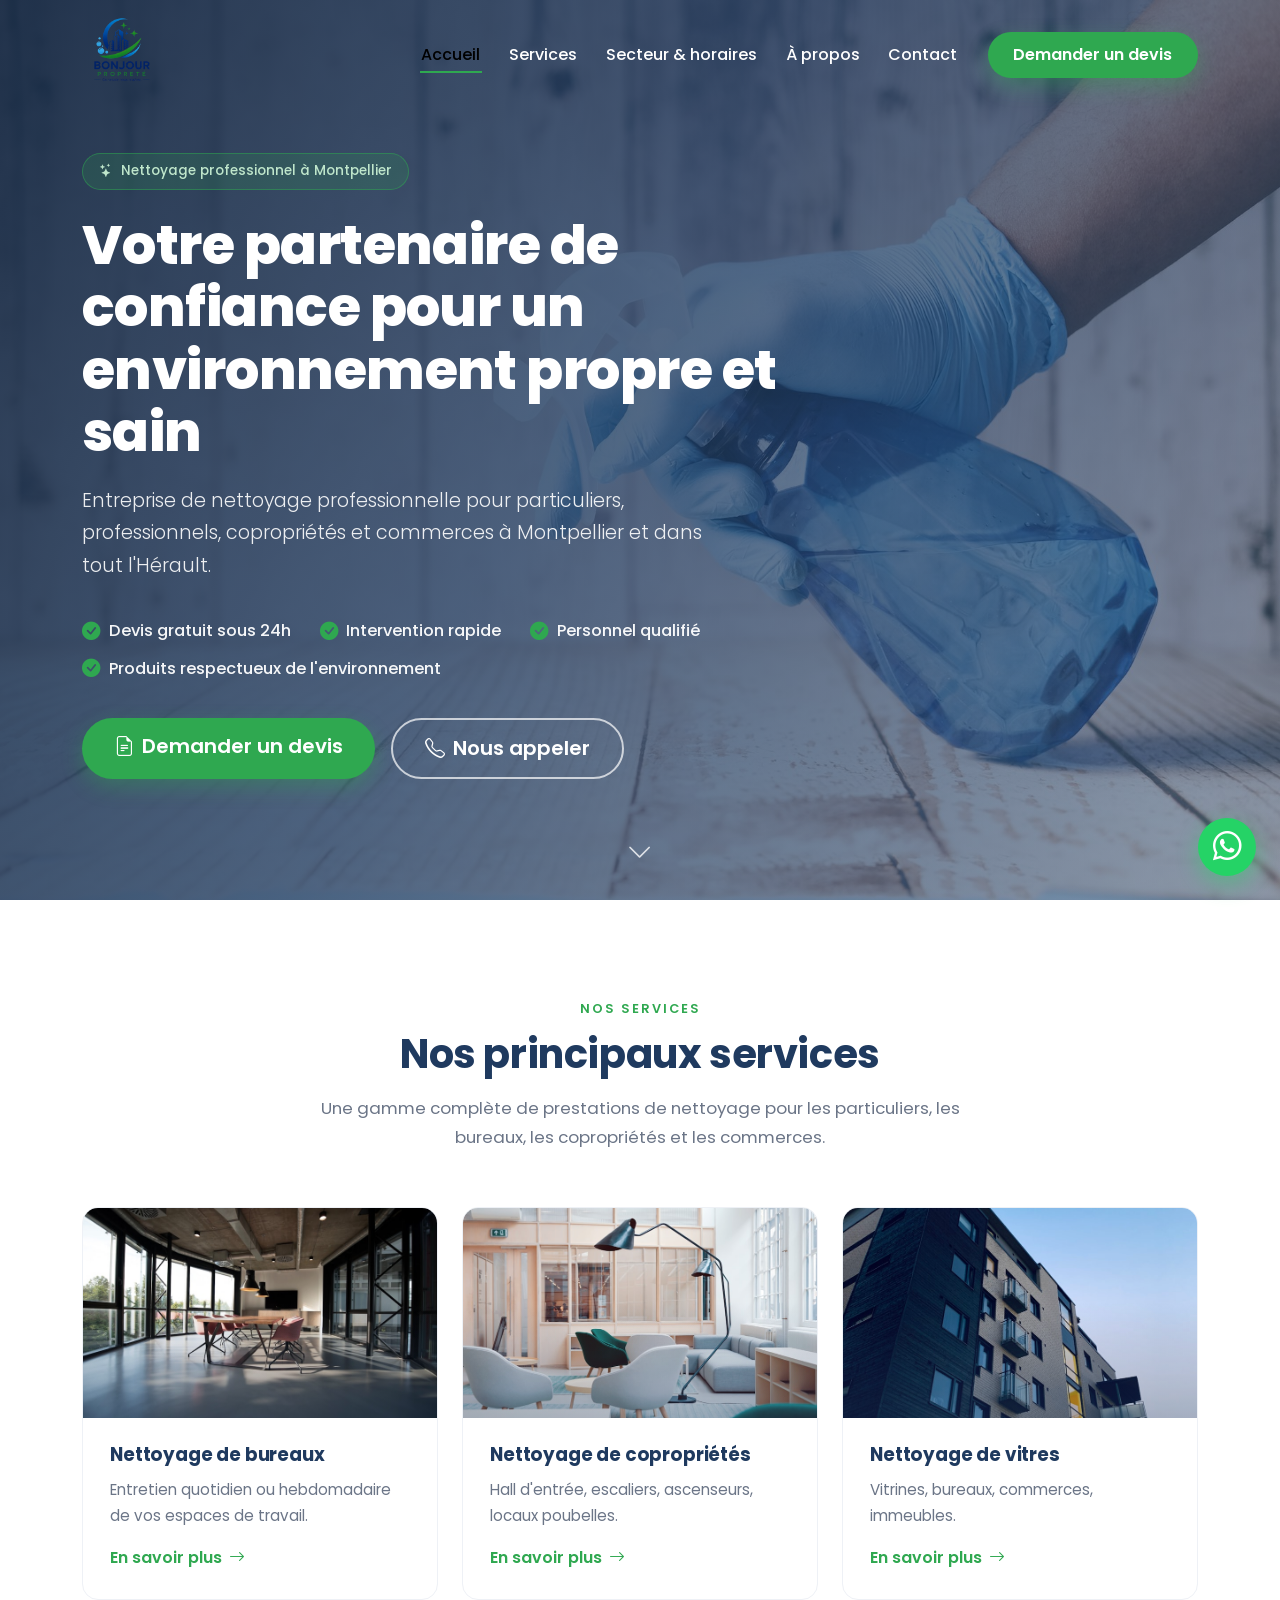
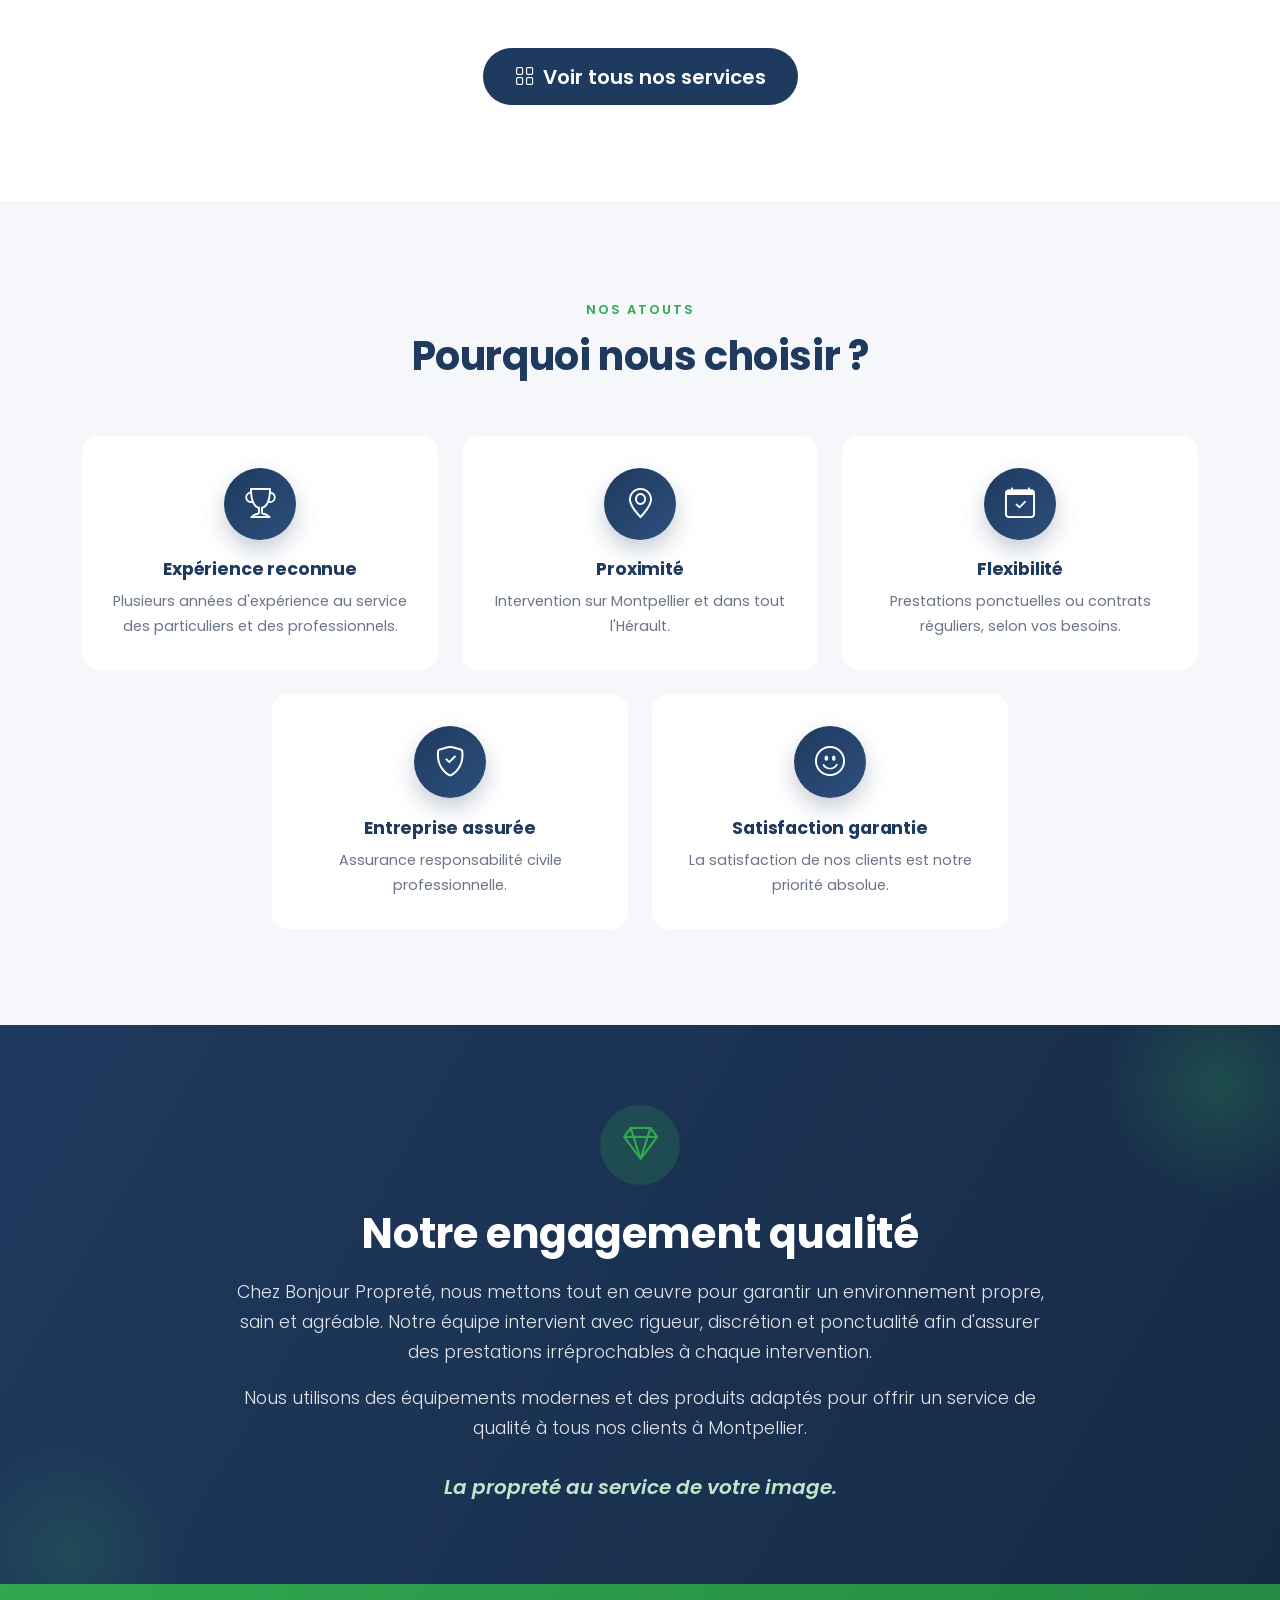
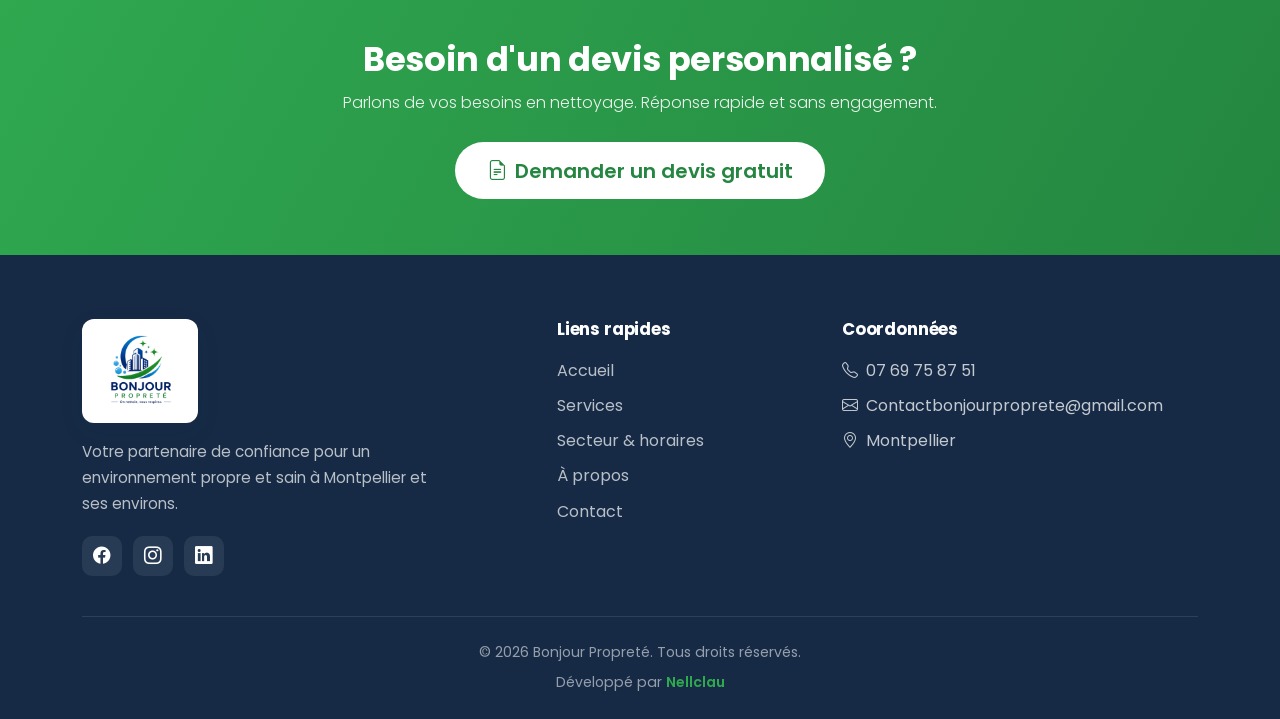
<file: index.html>
<!DOCTYPE html>
<html lang="fr">
<head>
    <meta charset="UTF-8">
    <meta name="viewport" content="width=device-width, initial-scale=1.0">

    <!-- SEO -->
    <title>Bonjour Propreté | Entreprise de nettoyage professionnel à Montpellier</title>
    <meta name="description" content="Bonjour Propreté : entreprise de nettoyage professionnel à Montpellier. Nettoyage d'immeubles, copropriétés, bureaux, vitres, désinfection et entretien sur mesure. Demandez votre devis gratuit.">
    <meta name="keywords" content="nettoyage Montpellier, entreprise de nettoyage, nettoyage immeuble, nettoyage copropriété, entretien bureaux, nettoyage vitres, désinfection, Bonjour Propreté">
    <meta name="author" content="Bonjour Propreté">
    <meta name="robots" content="index, follow">

    <!-- Open Graph -->
    <meta property="og:type" content="website">
    <meta property="og:title" content="Bonjour Propreté | Nettoyage professionnel à Montpellier">
    <meta property="og:description" content="Votre partenaire de confiance pour un environnement propre et sain. Prestations de nettoyage de qualité à Montpellier et ses environs.">
    <meta property="og:locale" content="fr_FR">

    <link rel="canonical" href="https://www.bonjour-proprete.fr/">

    <!-- Google Fonts : Poppins -->
    <link rel="preconnect" href="https://fonts.googleapis.com">
    <link rel="preconnect" href="https://fonts.gstatic.com" crossorigin>
    <link href="https://fonts.googleapis.com/css2?family=Poppins:wght@300;400;500;600;700;800&display=swap" rel="stylesheet">

    <!-- Bootstrap 5 CSS -->
    <link href="https://cdn.jsdelivr.net/npm/bootstrap@5.3.3/dist/css/bootstrap.min.css" rel="stylesheet">

    <!-- Bootstrap Icons -->
    <link rel="stylesheet" href="https://cdn.jsdelivr.net/npm/bootstrap-icons@1.11.3/font/bootstrap-icons.min.css">

    <!-- Styles personnalisés -->
    <link rel="stylesheet" href="css/style.css">
</head>
<body>

    <!-- ================= HEADER ================= -->
    <header>
        <nav class="navbar navbar-expand-lg fixed-top bp-navbar" id="mainNav">
            <div class="container">
                <a class="navbar-brand" href="index.html">
                    <span class="bp-logo-badge">
                        <img src="images/Bonjourpropete2-removebg-preview.png" alt="Bonjour Propreté - entreprise de nettoyage" class="bp-logo-img">
                    </span>
                </a>

                <button class="navbar-toggler" type="button" data-bs-toggle="collapse" data-bs-target="#navContent" aria-controls="navContent" aria-expanded="false" aria-label="Ouvrir le menu">
                    <span class="navbar-toggler-icon"></span>
                </button>

                <div class="collapse navbar-collapse" id="navContent">
                    <ul class="navbar-nav ms-auto align-items-lg-center">
                        <li class="nav-item"><a class="nav-link active" href="index.html">Accueil</a></li>
                        <li class="nav-item"><a class="nav-link" href="services.html">Services</a></li>
                        <li class="nav-item"><a class="nav-link" href="secteur.html">Secteur &amp; horaires</a></li>
                        <li class="nav-item"><a class="nav-link" href="apropos.html">À propos</a></li>
                        <li class="nav-item"><a class="nav-link" href="contact.html">Contact</a></li>
                        <li class="nav-item ms-lg-3 mt-2 mt-lg-0">
                            <a class="btn btn-bp-green" href="contact.html">Demander un devis</a>
                        </li>
                    </ul>
                </div>
            </div>
        </nav>
    </header>

    <!-- ================= HERO ================= -->
    <section id="accueil" class="bp-hero">
        <div class="bp-hero-overlay"></div>
        <div class="container bp-hero-content">
            <div class="row">
                <div class="col-lg-9 col-xl-8">
                    <span class="bp-hero-badge reveal" data-reveal>
                        <i class="bi bi-stars"></i> Nettoyage professionnel à Montpellier
                    </span>
                    <h1 class="bp-hero-title reveal" data-reveal>
                        Votre partenaire de confiance pour un environnement propre et sain
                    </h1>
                    <p class="bp-hero-subtitle reveal" data-reveal>
                        Entreprise de nettoyage professionnelle pour particuliers, professionnels,
                        copropriétés et commerces à Montpellier et dans tout l'Hérault.
                    </p>
                    <ul class="bp-hero-features reveal" data-reveal>
                        <li><i class="bi bi-check-circle-fill"></i> Devis gratuit sous 24h</li>
                        <li><i class="bi bi-check-circle-fill"></i> Intervention rapide</li>
                        <li><i class="bi bi-check-circle-fill"></i> Personnel qualifié</li>
                        <li><i class="bi bi-check-circle-fill"></i> Produits respectueux de l'environnement</li>
                    </ul>
                    <div class="bp-hero-actions reveal" data-reveal>
                        <a href="contact.html" class="btn btn-bp-green btn-lg">
                            <i class="bi bi-file-earmark-text me-2"></i>Demander un devis
                        </a>
                        <a href="tel:+33769758751" class="btn btn-bp-outline-light btn-lg">
                            <i class="bi bi-telephone me-2"></i>Nous appeler
                        </a>
                    </div>
                </div>
            </div>
        </div>
        <a href="#apercu-services" class="bp-hero-scroll" aria-label="Découvrir nos services">
            <i class="bi bi-chevron-down"></i>
        </a>
    </section>

    <!-- ================= APERÇU DES SERVICES ================= -->
    <section id="apercu-services" class="bp-section">
        <div class="container">
            <div class="text-center bp-section-head reveal" data-reveal>
                <span class="bp-eyebrow">Nos services</span>
                <h2 class="bp-section-title">Nos principaux services</h2>
                <p class="bp-section-text mx-auto">
                    Une gamme complète de prestations de nettoyage pour les particuliers, les bureaux,
                    les copropriétés et les commerces.
                </p>
            </div>

            <div class="row g-4">
                <div class="col-md-6 col-lg-4 reveal" data-reveal>
                    <article class="bp-service-card h-100">
                        <div class="bp-service-media">
                            <img src="images/services/bureaux.jpg" alt="Nettoyage de bureaux" loading="lazy">
                        </div>
                        <div class="bp-service-body">
                            <h3>Nettoyage de bureaux</h3>
                            <p>Entretien quotidien ou hebdomadaire de vos espaces de travail.</p>
                            <a href="services.html" class="bp-service-link">En savoir plus <i class="bi bi-arrow-right"></i></a>
                        </div>
                    </article>
                </div>
                <div class="col-md-6 col-lg-4 reveal" data-reveal>
                    <article class="bp-service-card h-100">
                        <div class="bp-service-media">
                            <img src="images/services/communes.jpg" alt="Nettoyage de copropriétés" loading="lazy">
                        </div>
                        <div class="bp-service-body">
                            <h3>Nettoyage de copropriétés</h3>
                            <p>Hall d'entrée, escaliers, ascenseurs, locaux poubelles.</p>
                            <a href="services.html" class="bp-service-link">En savoir plus <i class="bi bi-arrow-right"></i></a>
                        </div>
                    </article>
                </div>
                <div class="col-md-6 col-lg-4 reveal" data-reveal>
                    <article class="bp-service-card h-100">
                        <div class="bp-service-media">
                            <img src="images/services/vitres.jpg" alt="Nettoyage de vitres" loading="lazy">
                        </div>
                        <div class="bp-service-body">
                            <h3>Nettoyage de vitres</h3>
                            <p>Vitrines, bureaux, commerces, immeubles.</p>
                            <a href="services.html" class="bp-service-link">En savoir plus <i class="bi bi-arrow-right"></i></a>
                        </div>
                    </article>
                </div>
            </div>

            <div class="text-center mt-5 reveal" data-reveal>
                <a href="services.html" class="btn btn-bp-navy btn-lg">
                    <i class="bi bi-grid me-2"></i>Voir tous nos services
                </a>
            </div>
        </div>
    </section>

    <!-- ================= POURQUOI NOUS CHOISIR ================= -->
    <section class="bp-section bp-section-alt">
        <div class="container">
            <div class="text-center bp-section-head reveal" data-reveal>
                <span class="bp-eyebrow">Nos atouts</span>
                <h2 class="bp-section-title">Pourquoi nous choisir ?</h2>
            </div>

            <div class="row g-4 justify-content-center">
                <div class="col-md-6 col-lg-4 reveal" data-reveal>
                    <div class="bp-why-card h-100">
                        <div class="bp-why-icon"><i class="bi bi-trophy"></i></div>
                        <h3>Expérience reconnue</h3>
                        <p>Plusieurs années d'expérience au service des particuliers et des professionnels.</p>
                    </div>
                </div>
                <div class="col-md-6 col-lg-4 reveal" data-reveal>
                    <div class="bp-why-card h-100">
                        <div class="bp-why-icon"><i class="bi bi-geo-alt"></i></div>
                        <h3>Proximité</h3>
                        <p>Intervention sur Montpellier et dans tout l'Hérault.</p>
                    </div>
                </div>
                <div class="col-md-6 col-lg-4 reveal" data-reveal>
                    <div class="bp-why-card h-100">
                        <div class="bp-why-icon"><i class="bi bi-calendar-check"></i></div>
                        <h3>Flexibilité</h3>
                        <p>Prestations ponctuelles ou contrats réguliers, selon vos besoins.</p>
                    </div>
                </div>
                <div class="col-md-6 col-lg-4 reveal" data-reveal>
                    <div class="bp-why-card h-100">
                        <div class="bp-why-icon"><i class="bi bi-shield-check"></i></div>
                        <h3>Entreprise assurée</h3>
                        <p>Assurance responsabilité civile professionnelle.</p>
                    </div>
                </div>
                <div class="col-md-6 col-lg-4 reveal" data-reveal>
                    <div class="bp-why-card h-100">
                        <div class="bp-why-icon"><i class="bi bi-emoji-smile"></i></div>
                        <h3>Satisfaction garantie</h3>
                        <p>La satisfaction de nos clients est notre priorité absolue.</p>
                    </div>
                </div>
            </div>
        </div>
    </section>

    <!-- ================= ENGAGEMENT QUALITÉ ================= -->
    <section class="bp-quality">
        <div class="container">
            <div class="row justify-content-center text-center">
                <div class="col-lg-9 reveal" data-reveal>
                    <span class="bp-quality-icon"><i class="bi bi-gem"></i></span>
                    <h2>Notre engagement qualité</h2>
                    <p>
                        Chez Bonjour Propreté, nous mettons tout en œuvre pour garantir un environnement
                        propre, sain et agréable. Notre équipe intervient avec rigueur, discrétion et
                        ponctualité afin d'assurer des prestations irréprochables à chaque intervention.
                    </p>
                    <p>
                        Nous utilisons des équipements modernes et des produits adaptés pour offrir
                        un service de qualité à tous nos clients à Montpellier.
                    </p>
                    <p class="bp-quality-tagline">La propreté au service de votre image.</p>
                </div>
            </div>
        </div>
    </section>

    <!-- ================= BANDEAU CTA ================= -->
    <section class="bp-cta-band">
        <div class="container reveal" data-reveal>
            <h2>Besoin d'un devis personnalisé ?</h2>
            <p>Parlons de vos besoins en nettoyage. Réponse rapide et sans engagement.</p>
            <a href="contact.html" class="btn btn-bp-white btn-lg">
                <i class="bi bi-file-earmark-text me-2"></i>Demander un devis gratuit
            </a>
        </div>
    </section>

    <!-- ================= FOOTER ================= -->
    <footer class="bp-footer">
        <div class="container">
            <div class="row g-4">
                <div class="col-lg-4">
                    <a class="navbar-brand d-inline-flex mb-3" href="index.html">
                        <span class="bp-logo-badge">
                            <img src="images/Bonjourpropete2-removebg-preview.png" alt="Bonjour Propreté" class="bp-logo-img">
                        </span>
                    </a>
                    <p class="bp-footer-text">
                        Votre partenaire de confiance pour un environnement propre et sain à Montpellier et ses environs.
                    </p>
                    <div class="bp-social">
                        <a href="#" aria-label="Facebook"><i class="bi bi-facebook"></i></a>
                        <a href="#" aria-label="Instagram"><i class="bi bi-instagram"></i></a>
                        <a href="#" aria-label="LinkedIn"><i class="bi bi-linkedin"></i></a>
                    </div>
                </div>
                <div class="col-6 col-lg-3 offset-lg-1">
                    <h4>Liens rapides</h4>
                    <ul class="bp-footer-links">
                        <li><a href="index.html">Accueil</a></li>
                        <li><a href="services.html">Services</a></li>
                        <li><a href="secteur.html">Secteur &amp; horaires</a></li>
                        <li><a href="apropos.html">À propos</a></li>
                        <li><a href="contact.html">Contact</a></li>
                    </ul>
                </div>
                <div class="col-6 col-lg-4">
                    <h4>Coordonnées</h4>
                    <ul class="bp-footer-contact">
                        <li><i class="bi bi-telephone me-2"></i>07 69 75 87 51</li>
                        <li><i class="bi bi-envelope me-2"></i>Contactbonjourproprete@gmail.com</li>
                        <li><i class="bi bi-geo-alt me-2"></i>Montpellier</li>
                    </ul>
                </div>
            </div>
            <div class="bp-footer-bottom">
                <p>© <span id="year"></span> Bonjour Propreté. Tous droits réservés.</p>
                <p class="bp-credit">Développé par <a href="https://github.com/Nellclau5" target="_blank" rel="noopener">Nellclau</a></p>
            </div>
        </div>
    </footer>

    <!-- Bouton WhatsApp flottant -->
    <a href="https://wa.me/33769758751" class="bp-whatsapp" target="_blank" rel="noopener" aria-label="Contactez-nous sur WhatsApp">
        <i class="bi bi-whatsapp"></i>
    </a>

    <!-- Bootstrap JS -->
    <script src="https://cdn.jsdelivr.net/npm/bootstrap@5.3.3/dist/js/bootstrap.bundle.min.js"></script>
    <!-- Script personnalisé -->
    <script src="js/script.js"></script>
</body>
</html>
</file>
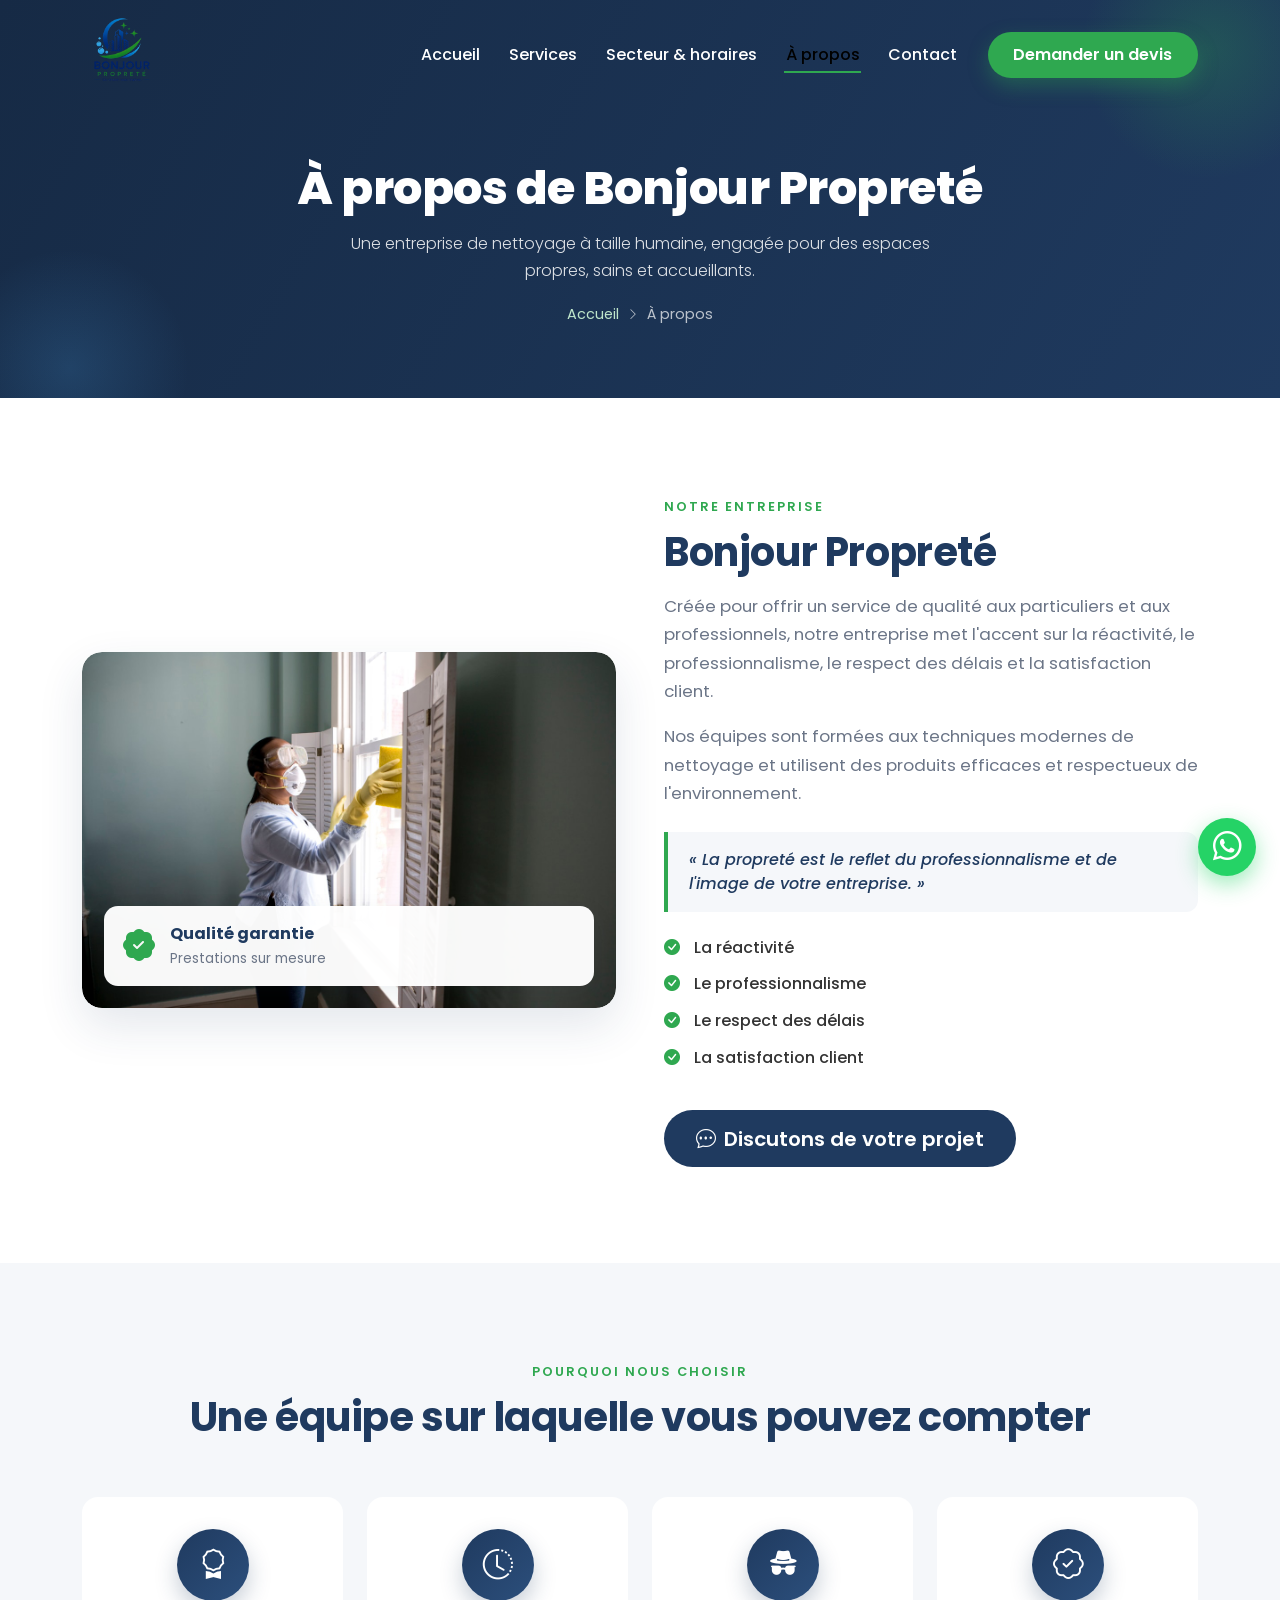
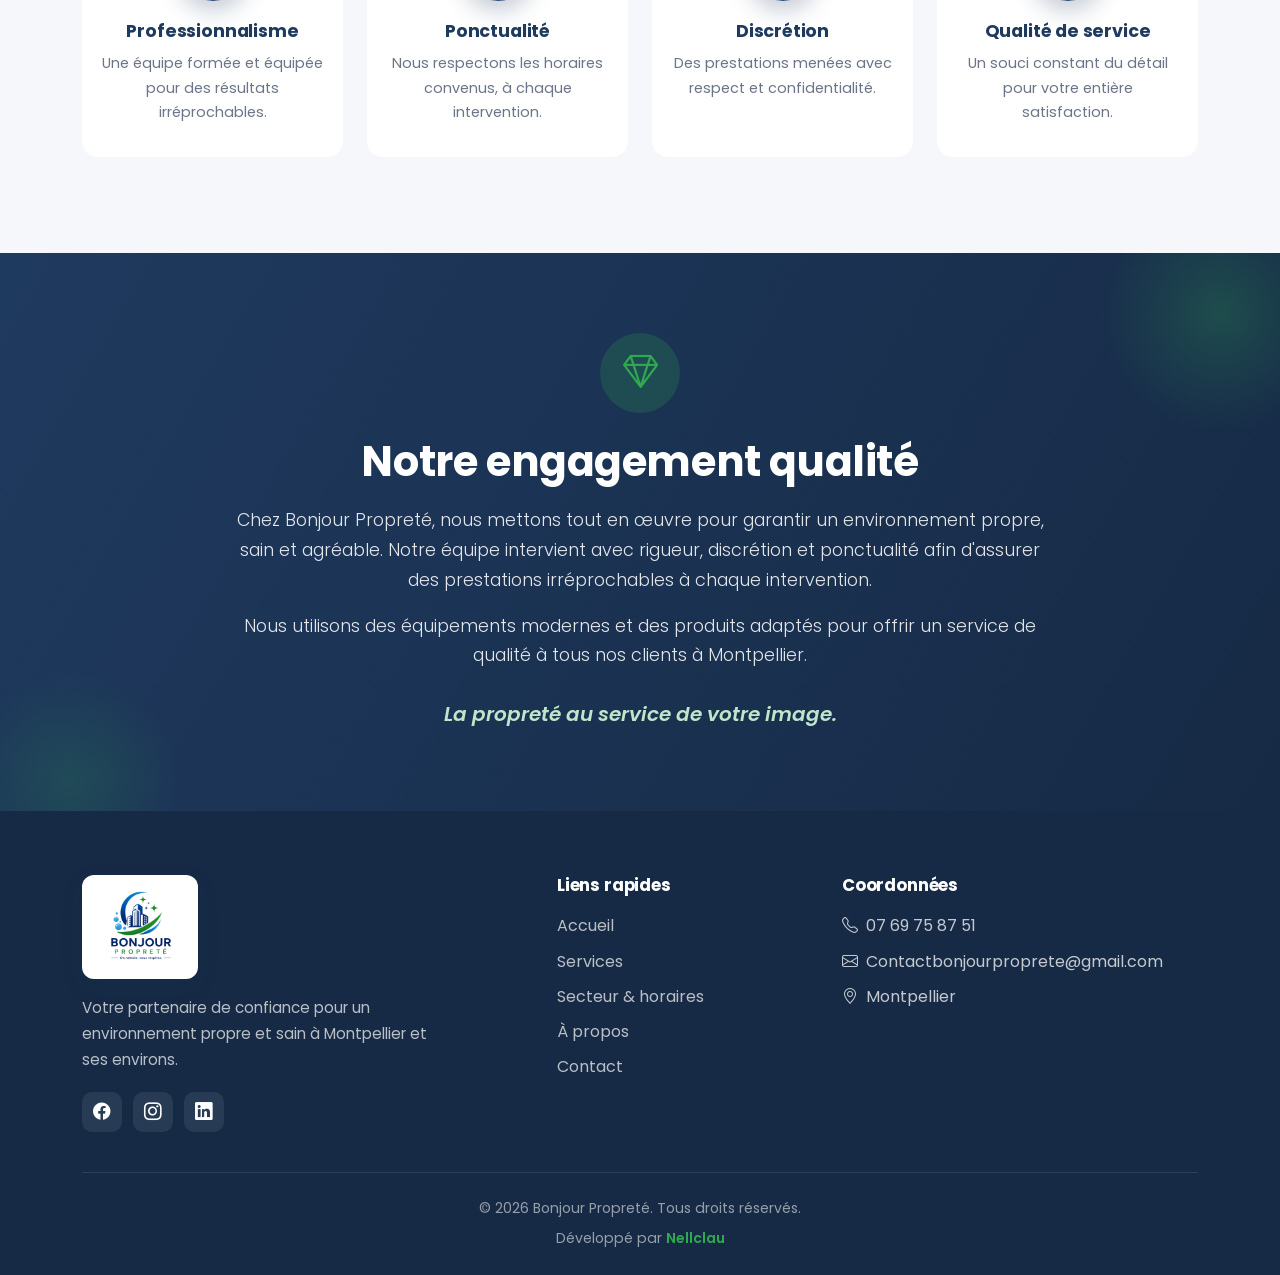
<file: apropos.html>
<!DOCTYPE html>
<html lang="fr">
<head>
    <meta charset="UTF-8">
    <meta name="viewport" content="width=device-width, initial-scale=1.0">

    <!-- SEO -->
    <title>À propos | Bonjour Propreté, nettoyage professionnel à Montpellier</title>
    <meta name="description" content="Bonjour Propreté est une société spécialisée dans le nettoyage professionnel à Montpellier. Sérieux, efficacité et professionnalisme au service des entreprises et copropriétés.">
    <meta name="author" content="Bonjour Propreté">
    <meta name="robots" content="index, follow">
    <link rel="canonical" href="https://www.bonjour-proprete.fr/apropos.html">

    <!-- Google Fonts : Poppins -->
    <link rel="preconnect" href="https://fonts.googleapis.com">
    <link rel="preconnect" href="https://fonts.gstatic.com" crossorigin>
    <link href="https://fonts.googleapis.com/css2?family=Poppins:wght@300;400;500;600;700;800&display=swap" rel="stylesheet">

    <!-- Bootstrap 5 CSS -->
    <link href="https://cdn.jsdelivr.net/npm/bootstrap@5.3.3/dist/css/bootstrap.min.css" rel="stylesheet">
    <!-- Bootstrap Icons -->
    <link rel="stylesheet" href="https://cdn.jsdelivr.net/npm/bootstrap-icons@1.11.3/font/bootstrap-icons.min.css">
    <!-- Styles personnalisés -->
    <link rel="stylesheet" href="css/style.css">
</head>
<body>

    <!-- ================= HEADER ================= -->
    <header>
        <nav class="navbar navbar-expand-lg fixed-top bp-navbar" id="mainNav">
            <div class="container">
                <a class="navbar-brand" href="index.html">
                    <span class="bp-logo-badge">
                        <img src="images/Bonjourpropete2-removebg-preview.png" alt="Bonjour Propreté - entreprise de nettoyage" class="bp-logo-img">
                    </span>
                </a>

                <button class="navbar-toggler" type="button" data-bs-toggle="collapse" data-bs-target="#navContent" aria-controls="navContent" aria-expanded="false" aria-label="Ouvrir le menu">
                    <span class="navbar-toggler-icon"></span>
                </button>

                <div class="collapse navbar-collapse" id="navContent">
                    <ul class="navbar-nav ms-auto align-items-lg-center">
                        <li class="nav-item"><a class="nav-link" href="index.html">Accueil</a></li>
                        <li class="nav-item"><a class="nav-link" href="services.html">Services</a></li>
                        <li class="nav-item"><a class="nav-link" href="secteur.html">Secteur &amp; horaires</a></li>
                        <li class="nav-item"><a class="nav-link active" href="apropos.html">À propos</a></li>
                        <li class="nav-item"><a class="nav-link" href="contact.html">Contact</a></li>
                        <li class="nav-item ms-lg-3 mt-2 mt-lg-0">
                            <a class="btn btn-bp-green" href="contact.html">Demander un devis</a>
                        </li>
                    </ul>
                </div>
            </div>
        </nav>
    </header>

    <!-- ================= BANNIÈRE DE PAGE ================= -->
    <section class="bp-page-hero">
        <div class="container">
            <h1>À propos de Bonjour Propreté</h1>
            <p>Une entreprise de nettoyage à taille humaine, engagée pour des espaces propres, sains et accueillants.</p>
            <div class="bp-breadcrumb">
                <a href="index.html">Accueil</a> <i class="bi bi-chevron-right"></i> <span>À propos</span>
            </div>
        </div>
    </section>

    <!-- ================= À PROPOS ================= -->
    <section class="bp-section">
        <div class="container">
            <div class="row align-items-center g-5">
                <div class="col-lg-6 reveal" data-reveal>
                    <div class="bp-about-img">
                        <img src="images/about.jpg"
                             alt="Agent Bonjour Propreté nettoyant une fenêtre" loading="lazy">
                        <div class="bp-about-img-badge">
                            <i class="bi bi-patch-check-fill"></i>
                            <div>
                                <strong>Qualité garantie</strong>
                                <span>Prestations sur mesure</span>
                            </div>
                        </div>
                    </div>
                </div>
                <div class="col-lg-6 reveal" data-reveal>
                    <span class="bp-eyebrow">Notre entreprise</span>
                    <h2 class="bp-section-title">Bonjour Propreté</h2>
                    <p class="bp-section-text">
                        Créée pour offrir un service de qualité aux particuliers et aux professionnels,
                        notre entreprise met l'accent sur la réactivité, le professionnalisme, le respect
                        des délais et la satisfaction client.
                    </p>
                    <p class="bp-section-text">
                        Nos équipes sont formées aux techniques modernes de nettoyage et utilisent des
                        produits efficaces et respectueux de l'environnement.
                    </p>
                    <blockquote class="bp-quote">
                        « La propreté est le reflet du professionnalisme et de l'image de votre entreprise. »
                    </blockquote>
                    <ul class="bp-about-points">
                        <li><i class="bi bi-check-circle-fill"></i> La réactivité</li>
                        <li><i class="bi bi-check-circle-fill"></i> Le professionnalisme</li>
                        <li><i class="bi bi-check-circle-fill"></i> Le respect des délais</li>
                        <li><i class="bi bi-check-circle-fill"></i> La satisfaction client</li>
                    </ul>
                    <a href="contact.html" class="btn btn-bp-navy btn-lg mt-2">
                        <i class="bi bi-chat-dots me-2"></i>Discutons de votre projet
                    </a>
                </div>
            </div>
        </div>
    </section>

    <!-- ================= POURQUOI NOUS CHOISIR ================= -->
    <section class="bp-section bp-section-alt">
        <div class="container">
            <div class="text-center bp-section-head reveal" data-reveal>
                <span class="bp-eyebrow">Pourquoi nous choisir</span>
                <h2 class="bp-section-title">Une équipe sur laquelle vous pouvez compter</h2>
            </div>

            <div class="row g-4">
                <div class="col-6 col-lg-3 reveal" data-reveal>
                    <div class="bp-why-card h-100">
                        <div class="bp-why-icon"><i class="bi bi-award"></i></div>
                        <h3>Professionnalisme</h3>
                        <p>Une équipe formée et équipée pour des résultats irréprochables.</p>
                    </div>
                </div>
                <div class="col-6 col-lg-3 reveal" data-reveal>
                    <div class="bp-why-card h-100">
                        <div class="bp-why-icon"><i class="bi bi-clock-history"></i></div>
                        <h3>Ponctualité</h3>
                        <p>Nous respectons les horaires convenus, à chaque intervention.</p>
                    </div>
                </div>
                <div class="col-6 col-lg-3 reveal" data-reveal>
                    <div class="bp-why-card h-100">
                        <div class="bp-why-icon"><i class="bi bi-incognito"></i></div>
                        <h3>Discrétion</h3>
                        <p>Des prestations menées avec respect et confidentialité.</p>
                    </div>
                </div>
                <div class="col-6 col-lg-3 reveal" data-reveal>
                    <div class="bp-why-card h-100">
                        <div class="bp-why-icon"><i class="bi bi-patch-check"></i></div>
                        <h3>Qualité de service</h3>
                        <p>Un souci constant du détail pour votre entière satisfaction.</p>
                    </div>
                </div>
            </div>
        </div>
    </section>

    <!-- ================= ENGAGEMENT QUALITÉ ================= -->
    <section class="bp-quality">
        <div class="container">
            <div class="row justify-content-center text-center">
                <div class="col-lg-9 reveal" data-reveal>
                    <span class="bp-quality-icon"><i class="bi bi-gem"></i></span>
                    <h2>Notre engagement qualité</h2>
                    <p>
                        Chez Bonjour Propreté, nous mettons tout en œuvre pour garantir un environnement
                        propre, sain et agréable. Notre équipe intervient avec rigueur, discrétion et
                        ponctualité afin d'assurer des prestations irréprochables à chaque intervention.
                    </p>
                    <p>
                        Nous utilisons des équipements modernes et des produits adaptés pour offrir
                        un service de qualité à tous nos clients à Montpellier.
                    </p>
                    <p class="bp-quality-tagline">La propreté au service de votre image.</p>
                </div>
            </div>
        </div>
    </section>

    <!-- ================= FOOTER ================= -->
    <footer class="bp-footer">
        <div class="container">
            <div class="row g-4">
                <div class="col-lg-4">
                    <a class="navbar-brand d-inline-flex mb-3" href="index.html">
                        <span class="bp-logo-badge">
                            <img src="images/Bonjourpropete2-removebg-preview.png" alt="Bonjour Propreté" class="bp-logo-img">
                        </span>
                    </a>
                    <p class="bp-footer-text">
                        Votre partenaire de confiance pour un environnement propre et sain à Montpellier et ses environs.
                    </p>
                    <div class="bp-social">
                        <a href="#" aria-label="Facebook"><i class="bi bi-facebook"></i></a>
                        <a href="#" aria-label="Instagram"><i class="bi bi-instagram"></i></a>
                        <a href="#" aria-label="LinkedIn"><i class="bi bi-linkedin"></i></a>
                    </div>
                </div>
                <div class="col-6 col-lg-3 offset-lg-1">
                    <h4>Liens rapides</h4>
                    <ul class="bp-footer-links">
                        <li><a href="index.html">Accueil</a></li>
                        <li><a href="services.html">Services</a></li>
                        <li><a href="secteur.html">Secteur &amp; horaires</a></li>
                        <li><a href="apropos.html">À propos</a></li>
                        <li><a href="contact.html">Contact</a></li>
                    </ul>
                </div>
                <div class="col-6 col-lg-4">
                    <h4>Coordonnées</h4>
                    <ul class="bp-footer-contact">
                        <li><i class="bi bi-telephone me-2"></i>07 69 75 87 51</li>
                        <li><i class="bi bi-envelope me-2"></i>Contactbonjourproprete@gmail.com</li>
                        <li><i class="bi bi-geo-alt me-2"></i>Montpellier</li>
                    </ul>
                </div>
            </div>
            <div class="bp-footer-bottom">
                <p>© <span id="year"></span> Bonjour Propreté. Tous droits réservés.</p>
                <p class="bp-credit">Développé par <a href="https://github.com/Nellclau5" target="_blank" rel="noopener">Nellclau</a></p>
            </div>
        </div>
    </footer>

    <!-- Bouton WhatsApp flottant -->
    <a href="https://wa.me/33769758751" class="bp-whatsapp" target="_blank" rel="noopener" aria-label="Contactez-nous sur WhatsApp">
        <i class="bi bi-whatsapp"></i>
    </a>

    <script src="https://cdn.jsdelivr.net/npm/bootstrap@5.3.3/dist/js/bootstrap.bundle.min.js"></script>
    <script src="js/script.js"></script>
</body>
</html>
</file>
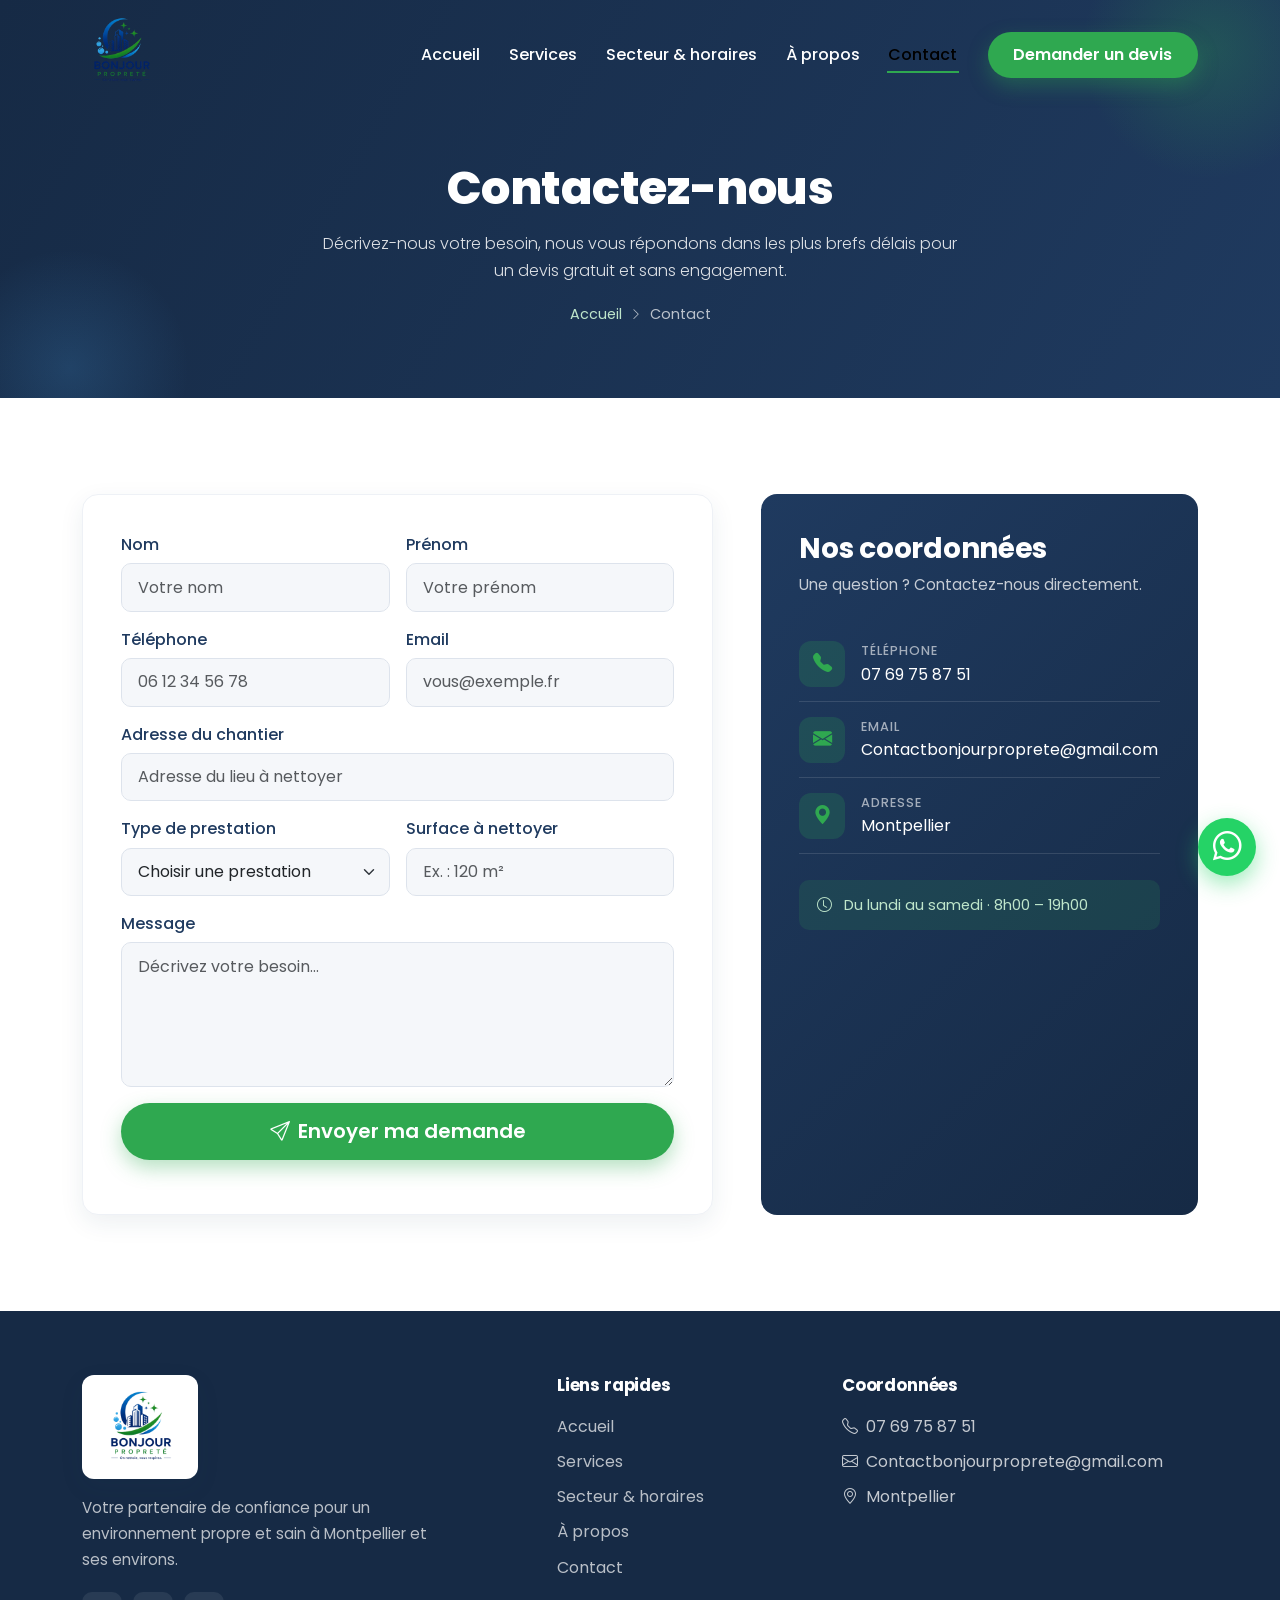
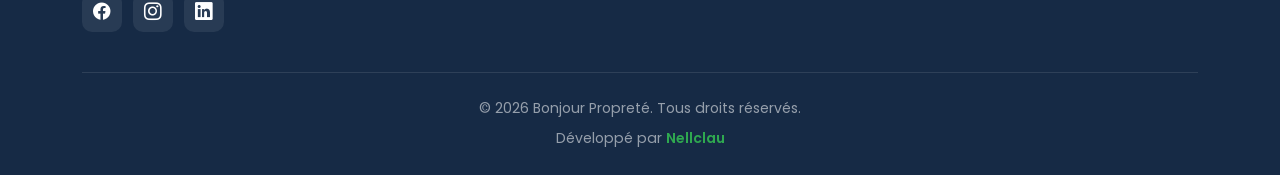
<file: contact.html>
<!DOCTYPE html>
<html lang="fr">
<head>
    <meta charset="UTF-8">
    <meta name="viewport" content="width=device-width, initial-scale=1.0">

    <!-- SEO -->
    <title>Contact &amp; devis gratuit | Bonjour Propreté Montpellier</title>
    <meta name="description" content="Contactez Bonjour Propreté à Montpellier pour un devis gratuit de nettoyage professionnel. Téléphone, email et formulaire de demande en ligne.">
    <meta name="author" content="Bonjour Propreté">
    <meta name="robots" content="index, follow">
    <link rel="canonical" href="https://www.bonjour-proprete.fr/contact.html">

    <!-- Google Fonts : Poppins -->
    <link rel="preconnect" href="https://fonts.googleapis.com">
    <link rel="preconnect" href="https://fonts.gstatic.com" crossorigin>
    <link href="https://fonts.googleapis.com/css2?family=Poppins:wght@300;400;500;600;700;800&display=swap" rel="stylesheet">

    <!-- Bootstrap 5 CSS -->
    <link href="https://cdn.jsdelivr.net/npm/bootstrap@5.3.3/dist/css/bootstrap.min.css" rel="stylesheet">
    <!-- Bootstrap Icons -->
    <link rel="stylesheet" href="https://cdn.jsdelivr.net/npm/bootstrap-icons@1.11.3/font/bootstrap-icons.min.css">
    <!-- Styles personnalisés -->
    <link rel="stylesheet" href="css/style.css">
</head>
<body>

    <!-- ================= HEADER ================= -->
    <header>
        <nav class="navbar navbar-expand-lg fixed-top bp-navbar" id="mainNav">
            <div class="container">
                <a class="navbar-brand" href="index.html">
                    <span class="bp-logo-badge">
                        <img src="images/Bonjourpropete2-removebg-preview.png" alt="Bonjour Propreté - entreprise de nettoyage" class="bp-logo-img">
                    </span>
                </a>

                <button class="navbar-toggler" type="button" data-bs-toggle="collapse" data-bs-target="#navContent" aria-controls="navContent" aria-expanded="false" aria-label="Ouvrir le menu">
                    <span class="navbar-toggler-icon"></span>
                </button>

                <div class="collapse navbar-collapse" id="navContent">
                    <ul class="navbar-nav ms-auto align-items-lg-center">
                        <li class="nav-item"><a class="nav-link" href="index.html">Accueil</a></li>
                        <li class="nav-item"><a class="nav-link" href="services.html">Services</a></li>
                        <li class="nav-item"><a class="nav-link" href="secteur.html">Secteur &amp; horaires</a></li>
                        <li class="nav-item"><a class="nav-link" href="apropos.html">À propos</a></li>
                        <li class="nav-item"><a class="nav-link active" href="contact.html">Contact</a></li>
                        <li class="nav-item ms-lg-3 mt-2 mt-lg-0">
                            <a class="btn btn-bp-green" href="contact.html">Demander un devis</a>
                        </li>
                    </ul>
                </div>
            </div>
        </nav>
    </header>

    <!-- ================= BANNIÈRE DE PAGE ================= -->
    <section class="bp-page-hero">
        <div class="container">
            <h1>Contactez-nous</h1>
            <p>Décrivez-nous votre besoin, nous vous répondons dans les plus brefs délais pour un devis gratuit et sans engagement.</p>
            <div class="bp-breadcrumb">
                <a href="index.html">Accueil</a> <i class="bi bi-chevron-right"></i> <span>Contact</span>
            </div>
        </div>
    </section>

    <!-- ================= CONTACT ================= -->
    <section class="bp-section">
        <div class="container">
            <div class="row g-5">
                <div class="col-lg-7 reveal" data-reveal>
                    <form class="bp-form" id="contactForm" novalidate>
                        <div class="row g-3">
                            <div class="col-md-6">
                                <label for="nom" class="form-label">Nom</label>
                                <input type="text" class="form-control" id="nom" name="nom" placeholder="Votre nom" required>
                            </div>
                            <div class="col-md-6">
                                <label for="prenom" class="form-label">Prénom</label>
                                <input type="text" class="form-control" id="prenom" name="prenom" placeholder="Votre prénom" required>
                            </div>
                            <div class="col-md-6">
                                <label for="telephone" class="form-label">Téléphone</label>
                                <input type="tel" class="form-control" id="telephone" name="telephone" placeholder="06 12 34 56 78" required>
                            </div>
                            <div class="col-md-6">
                                <label for="email" class="form-label">Email</label>
                                <input type="email" class="form-control" id="email" name="email" placeholder="vous@exemple.fr" required>
                            </div>
                            <div class="col-12">
                                <label for="adresse" class="form-label">Adresse du chantier</label>
                                <input type="text" class="form-control" id="adresse" name="adresse" placeholder="Adresse du lieu à nettoyer" required>
                            </div>
                            <div class="col-md-6">
                                <label for="prestation" class="form-label">Type de prestation</label>
                                <select class="form-select" id="prestation" name="prestation" required>
                                    <option value="" selected disabled>Choisir une prestation</option>
                                    <option>Nettoyage de bureaux</option>
                                    <option>Nettoyage de copropriétés</option>
                                    <option>Nettoyage de vitres</option>
                                    <option>Fin de chantier</option>
                                    <option>Nettoyage de commerces</option>
                                    <option>Remise en état</option>
                                    <option>Désinfection</option>
                                    <option>Autre</option>
                                </select>
                            </div>
                            <div class="col-md-6">
                                <label for="surface" class="form-label">Surface à nettoyer</label>
                                <input type="text" class="form-control" id="surface" name="surface" placeholder="Ex. : 120 m²">
                            </div>
                            <div class="col-12">
                                <label for="message" class="form-label">Message</label>
                                <textarea class="form-control" id="message" name="message" rows="5" placeholder="Décrivez votre besoin..." required></textarea>
                            </div>
                            <div class="col-12">
                                <button type="submit" class="btn btn-bp-green btn-lg w-100 w-md-auto">
                                    <i class="bi bi-send me-2"></i>Envoyer ma demande
                                </button>
                            </div>
                            <div class="col-12">
                                <div class="bp-form-success d-none" id="formSuccess">
                                    <i class="bi bi-check-circle-fill me-2"></i>
                                    Merci ! Votre demande a bien été prise en compte. Nous vous recontacterons rapidement.
                                </div>
                            </div>
                        </div>
                    </form>
                </div>

                <div class="col-lg-5 reveal" data-reveal>
                    <div class="bp-contact-info h-100">
                        <h3>Nos coordonnées</h3>
                        <p class="bp-contact-intro">Une question ? Contactez-nous directement.</p>

                        <a href="tel:+33769758751" class="bp-contact-item">
                            <span class="bp-contact-ico"><i class="bi bi-telephone-fill"></i></span>
                            <span>
                                <strong>Téléphone</strong>
                                07 69 75 87 51
                            </span>
                        </a>
                        <a href="mailto:Contactbonjourproprete@gmail.com" class="bp-contact-item">
                            <span class="bp-contact-ico"><i class="bi bi-envelope-fill"></i></span>
                            <span>
                                <strong>Email</strong>
                                Contactbonjourproprete@gmail.com
                            </span>
                        </a>
                        <div class="bp-contact-item">
                            <span class="bp-contact-ico"><i class="bi bi-geo-alt-fill"></i></span>
                            <span>
                                <strong>Adresse</strong>
                                Montpellier
                            </span>
                        </div>

                        <div class="bp-contact-hours">
                            <i class="bi bi-clock me-2"></i>
                            Du lundi au samedi · 8h00 – 19h00
                        </div>
                    </div>
                </div>
            </div>
        </div>
    </section>

    <!-- ================= FOOTER ================= -->
    <footer class="bp-footer">
        <div class="container">
            <div class="row g-4">
                <div class="col-lg-4">
                    <a class="navbar-brand d-inline-flex mb-3" href="index.html">
                        <span class="bp-logo-badge">
                            <img src="images/Bonjourpropete2-removebg-preview.png" alt="Bonjour Propreté" class="bp-logo-img">
                        </span>
                    </a>
                    <p class="bp-footer-text">
                        Votre partenaire de confiance pour un environnement propre et sain à Montpellier et ses environs.
                    </p>
                    <div class="bp-social">
                        <a href="#" aria-label="Facebook"><i class="bi bi-facebook"></i></a>
                        <a href="#" aria-label="Instagram"><i class="bi bi-instagram"></i></a>
                        <a href="#" aria-label="LinkedIn"><i class="bi bi-linkedin"></i></a>
                    </div>
                </div>
                <div class="col-6 col-lg-3 offset-lg-1">
                    <h4>Liens rapides</h4>
                    <ul class="bp-footer-links">
                        <li><a href="index.html">Accueil</a></li>
                        <li><a href="services.html">Services</a></li>
                        <li><a href="secteur.html">Secteur &amp; horaires</a></li>
                        <li><a href="apropos.html">À propos</a></li>
                        <li><a href="contact.html">Contact</a></li>
                    </ul>
                </div>
                <div class="col-6 col-lg-4">
                    <h4>Coordonnées</h4>
                    <ul class="bp-footer-contact">
                        <li><i class="bi bi-telephone me-2"></i>07 69 75 87 51</li>
                        <li><i class="bi bi-envelope me-2"></i>Contactbonjourproprete@gmail.com</li>
                        <li><i class="bi bi-geo-alt me-2"></i>Montpellier</li>
                    </ul>
                </div>
            </div>
            <div class="bp-footer-bottom">
                <p>© <span id="year"></span> Bonjour Propreté. Tous droits réservés.</p>
                <p class="bp-credit">Développé par <a href="https://github.com/Nellclau5" target="_blank" rel="noopener">Nellclau</a></p>
            </div>
        </div>
    </footer>

    <!-- Bouton WhatsApp flottant -->
    <a href="https://wa.me/33769758751" class="bp-whatsapp" target="_blank" rel="noopener" aria-label="Contactez-nous sur WhatsApp">
        <i class="bi bi-whatsapp"></i>
    </a>

    <script src="https://cdn.jsdelivr.net/npm/bootstrap@5.3.3/dist/js/bootstrap.bundle.min.js"></script>
    <script src="js/script.js"></script>
</body>
</html>
</file>
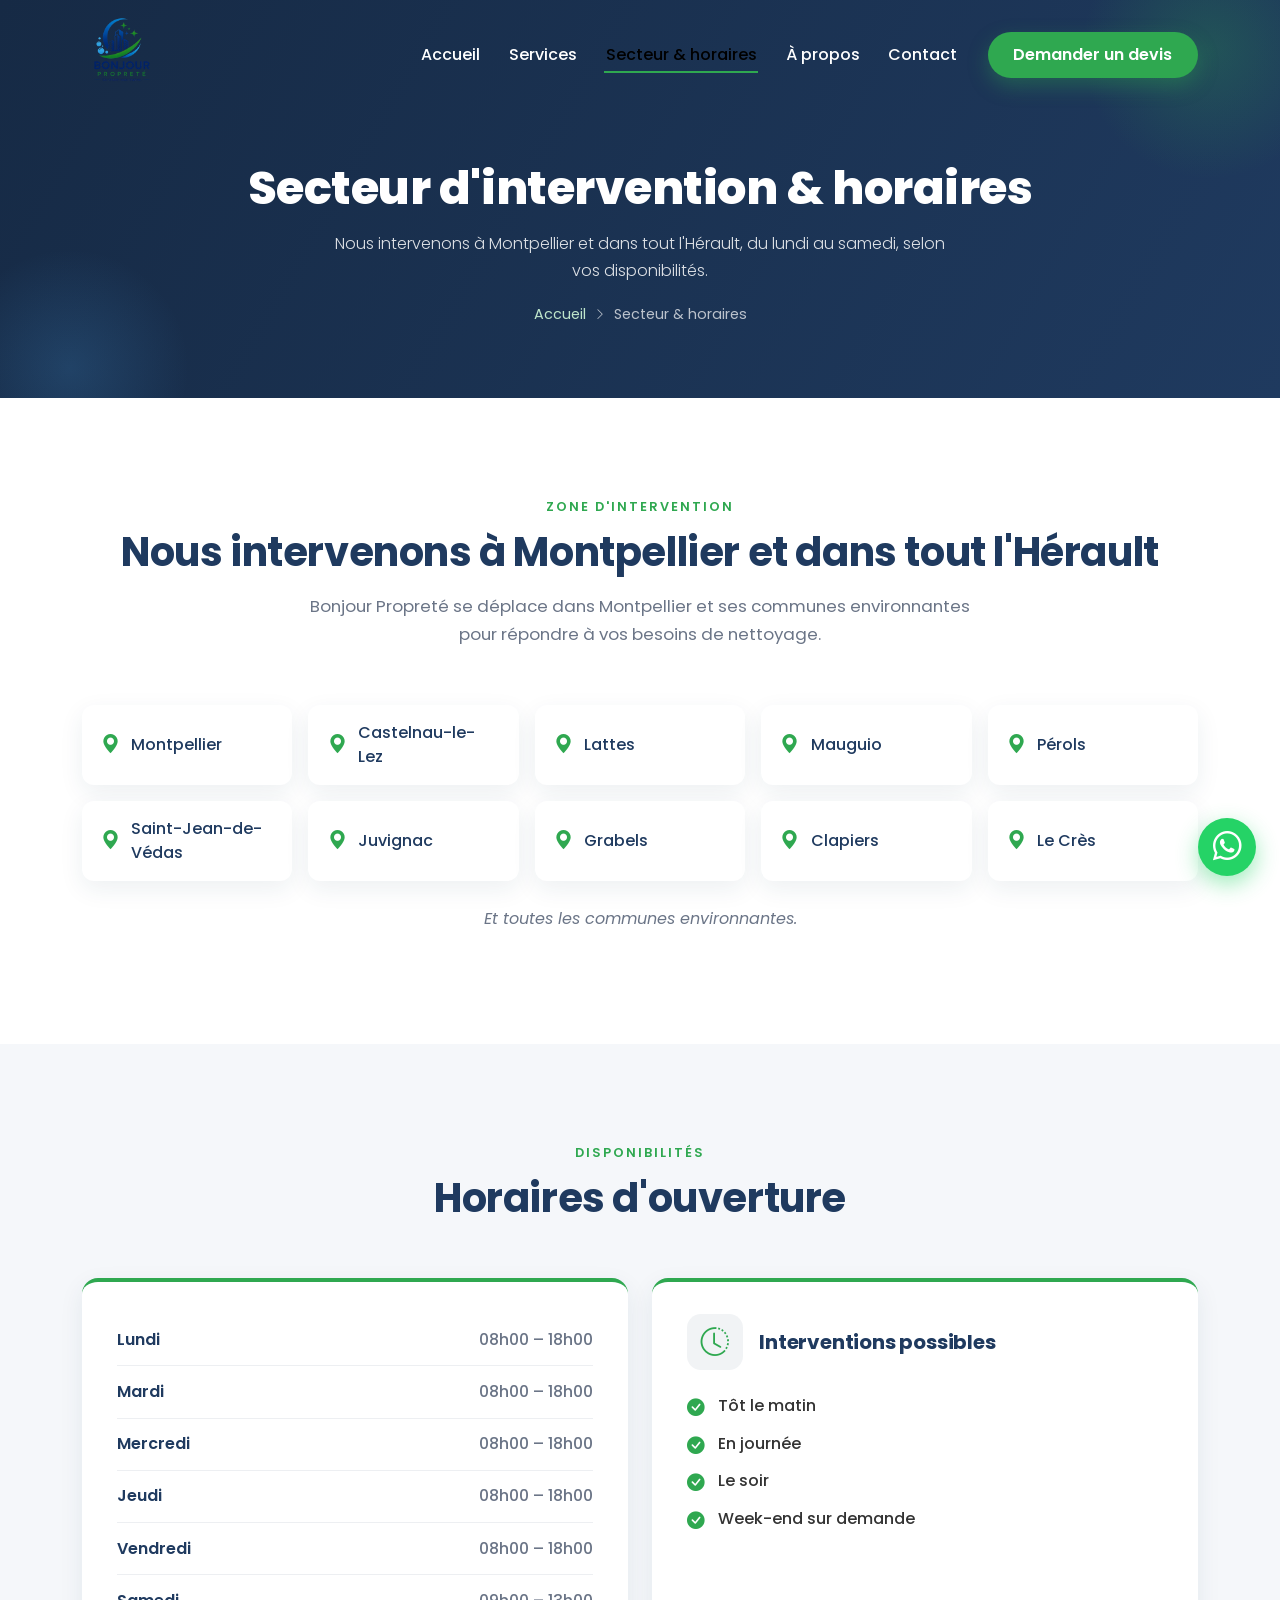
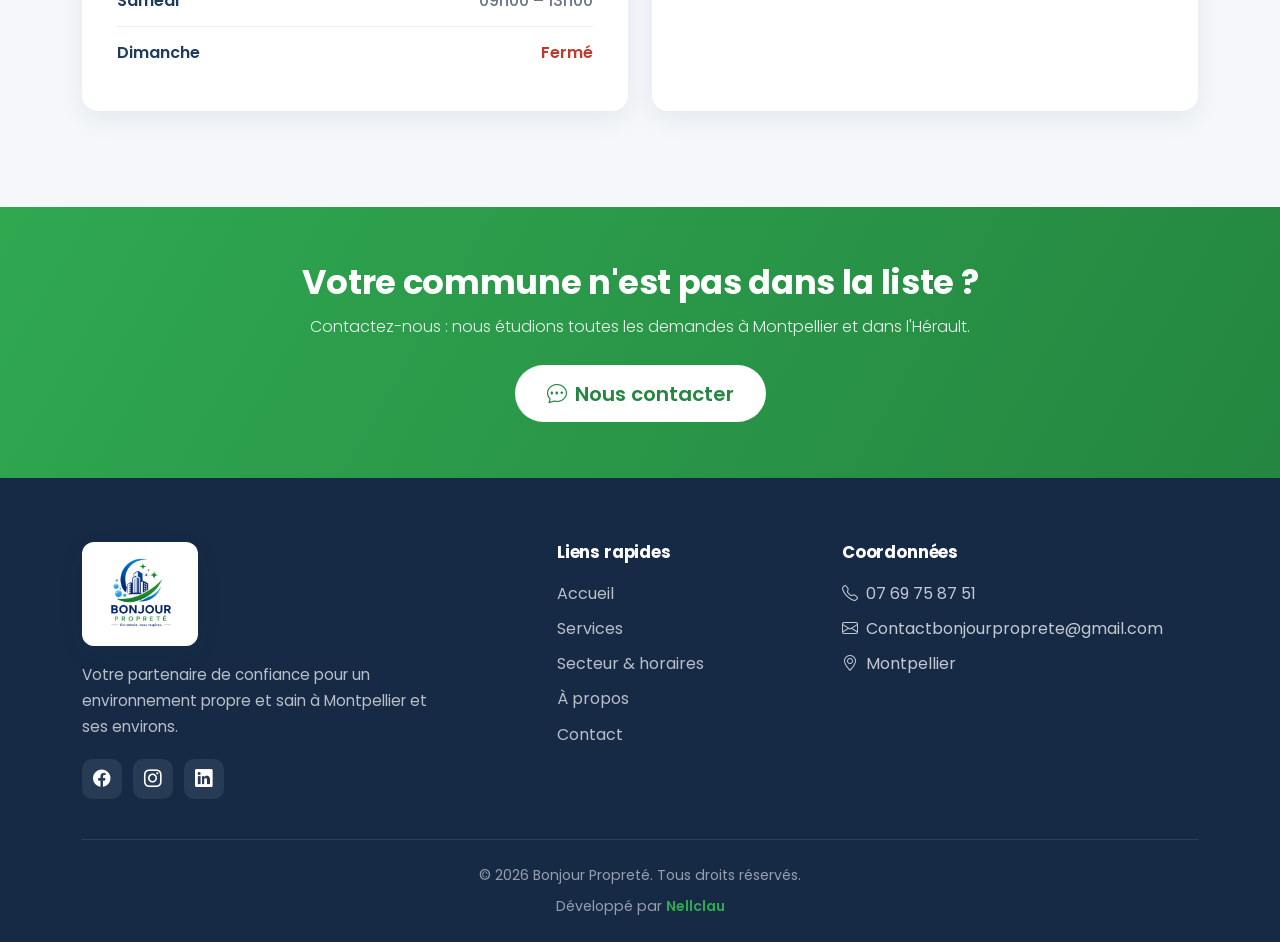
<file: secteur.html>
<!DOCTYPE html>
<html lang="fr">
<head>
    <meta charset="UTF-8">
    <meta name="viewport" content="width=device-width, initial-scale=1.0">

    <!-- SEO -->
    <title>Secteur d'intervention &amp; horaires | Bonjour Propreté Montpellier</title>
    <meta name="description" content="Bonjour Propreté intervient à Montpellier et dans tout l'Hérault : Castelnau-le-Lez, Lattes, Mauguio, Pérols, Saint-Jean-de-Védas et alentours. Découvrez nos horaires d'ouverture.">
    <meta name="author" content="Bonjour Propreté">
    <meta name="robots" content="index, follow">
    <link rel="canonical" href="https://www.bonjour-proprete.fr/secteur.html">

    <!-- Google Fonts : Poppins -->
    <link rel="preconnect" href="https://fonts.googleapis.com">
    <link rel="preconnect" href="https://fonts.gstatic.com" crossorigin>
    <link href="https://fonts.googleapis.com/css2?family=Poppins:wght@300;400;500;600;700;800&display=swap" rel="stylesheet">

    <!-- Bootstrap 5 CSS -->
    <link href="https://cdn.jsdelivr.net/npm/bootstrap@5.3.3/dist/css/bootstrap.min.css" rel="stylesheet">
    <!-- Bootstrap Icons -->
    <link rel="stylesheet" href="https://cdn.jsdelivr.net/npm/bootstrap-icons@1.11.3/font/bootstrap-icons.min.css">
    <!-- Styles personnalisés -->
    <link rel="stylesheet" href="css/style.css">
</head>
<body>

    <!-- ================= HEADER ================= -->
    <header>
        <nav class="navbar navbar-expand-lg fixed-top bp-navbar" id="mainNav">
            <div class="container">
                <a class="navbar-brand" href="index.html">
                    <span class="bp-logo-badge">
                        <img src="images/Bonjourpropete2-removebg-preview.png" alt="Bonjour Propreté - entreprise de nettoyage" class="bp-logo-img">
                    </span>
                </a>

                <button class="navbar-toggler" type="button" data-bs-toggle="collapse" data-bs-target="#navContent" aria-controls="navContent" aria-expanded="false" aria-label="Ouvrir le menu">
                    <span class="navbar-toggler-icon"></span>
                </button>

                <div class="collapse navbar-collapse" id="navContent">
                    <ul class="navbar-nav ms-auto align-items-lg-center">
                        <li class="nav-item"><a class="nav-link" href="index.html">Accueil</a></li>
                        <li class="nav-item"><a class="nav-link" href="services.html">Services</a></li>
                        <li class="nav-item"><a class="nav-link active" href="secteur.html">Secteur &amp; horaires</a></li>
                        <li class="nav-item"><a class="nav-link" href="apropos.html">À propos</a></li>
                        <li class="nav-item"><a class="nav-link" href="contact.html">Contact</a></li>
                        <li class="nav-item ms-lg-3 mt-2 mt-lg-0">
                            <a class="btn btn-bp-green" href="contact.html">Demander un devis</a>
                        </li>
                    </ul>
                </div>
            </div>
        </nav>
    </header>

    <!-- ================= BANNIÈRE DE PAGE ================= -->
    <section class="bp-page-hero">
        <div class="container">
            <h1>Secteur d'intervention &amp; horaires</h1>
            <p>Nous intervenons à Montpellier et dans tout l'Hérault, du lundi au samedi, selon vos disponibilités.</p>
            <div class="bp-breadcrumb">
                <a href="index.html">Accueil</a> <i class="bi bi-chevron-right"></i> <span>Secteur &amp; horaires</span>
            </div>
        </div>
    </section>

    <!-- ================= SECTEUR D'INTERVENTION ================= -->
    <section class="bp-section">
        <div class="container">
            <div class="text-center bp-section-head reveal" data-reveal>
                <span class="bp-eyebrow">Zone d'intervention</span>
                <h2 class="bp-section-title">Nous intervenons à Montpellier et dans tout l'Hérault</h2>
                <p class="bp-section-text mx-auto">
                    Bonjour Propreté se déplace dans Montpellier et ses communes environnantes pour
                    répondre à vos besoins de nettoyage.
                </p>
            </div>

            <div class="reveal" data-reveal>
                <ul class="bp-zone-grid">
                    <li class="bp-zone-item"><i class="bi bi-geo-alt-fill"></i> Montpellier</li>
                    <li class="bp-zone-item"><i class="bi bi-geo-alt-fill"></i> Castelnau-le-Lez</li>
                    <li class="bp-zone-item"><i class="bi bi-geo-alt-fill"></i> Lattes</li>
                    <li class="bp-zone-item"><i class="bi bi-geo-alt-fill"></i> Mauguio</li>
                    <li class="bp-zone-item"><i class="bi bi-geo-alt-fill"></i> Pérols</li>
                    <li class="bp-zone-item"><i class="bi bi-geo-alt-fill"></i> Saint-Jean-de-Védas</li>
                    <li class="bp-zone-item"><i class="bi bi-geo-alt-fill"></i> Juvignac</li>
                    <li class="bp-zone-item"><i class="bi bi-geo-alt-fill"></i> Grabels</li>
                    <li class="bp-zone-item"><i class="bi bi-geo-alt-fill"></i> Clapiers</li>
                    <li class="bp-zone-item"><i class="bi bi-geo-alt-fill"></i> Le Crès</li>
                </ul>
                <p class="bp-zone-note text-center">Et toutes les communes environnantes.</p>
            </div>
        </div>
    </section>

    <!-- ================= HORAIRES ================= -->
    <section class="bp-section bp-section-alt">
        <div class="container">
            <div class="text-center bp-section-head reveal" data-reveal>
                <span class="bp-eyebrow">Disponibilités</span>
                <h2 class="bp-section-title">Horaires d'ouverture</h2>
            </div>

            <div class="row g-4 justify-content-center">
                <div class="col-lg-6 reveal" data-reveal>
                    <div class="bp-hours-card h-100">
                        <ul class="bp-hours-list">
                            <li><span class="bp-day">Lundi</span> <span class="bp-time">08h00 – 18h00</span></li>
                            <li><span class="bp-day">Mardi</span> <span class="bp-time">08h00 – 18h00</span></li>
                            <li><span class="bp-day">Mercredi</span> <span class="bp-time">08h00 – 18h00</span></li>
                            <li><span class="bp-day">Jeudi</span> <span class="bp-time">08h00 – 18h00</span></li>
                            <li><span class="bp-day">Vendredi</span> <span class="bp-time">08h00 – 18h00</span></li>
                            <li><span class="bp-day">Samedi</span> <span class="bp-time">09h00 – 13h00</span></li>
                            <li><span class="bp-day">Dimanche</span> <span class="bp-closed">Fermé</span></li>
                        </ul>
                    </div>
                </div>
                <div class="col-lg-6 reveal" data-reveal>
                    <div class="bp-hours-card h-100">
                        <div class="bp-detail-head">
                            <i class="bi bi-clock-history"></i>
                            <h3>Interventions possibles</h3>
                        </div>
                        <ul class="bp-interventions">
                            <li>Tôt le matin</li>
                            <li>En journée</li>
                            <li>Le soir</li>
                            <li>Week-end sur demande</li>
                        </ul>
                    </div>
                </div>
            </div>
        </div>
    </section>

    <!-- ================= BANDEAU CTA ================= -->
    <section class="bp-cta-band">
        <div class="container reveal" data-reveal>
            <h2>Votre commune n'est pas dans la liste ?</h2>
            <p>Contactez-nous : nous étudions toutes les demandes à Montpellier et dans l'Hérault.</p>
            <a href="contact.html" class="btn btn-bp-white btn-lg">
                <i class="bi bi-chat-dots me-2"></i>Nous contacter
            </a>
        </div>
    </section>

    <!-- ================= FOOTER ================= -->
    <footer class="bp-footer">
        <div class="container">
            <div class="row g-4">
                <div class="col-lg-4">
                    <a class="navbar-brand d-inline-flex mb-3" href="index.html">
                        <span class="bp-logo-badge">
                            <img src="images/Bonjourpropete2-removebg-preview.png" alt="Bonjour Propreté" class="bp-logo-img">
                        </span>
                    </a>
                    <p class="bp-footer-text">
                        Votre partenaire de confiance pour un environnement propre et sain à Montpellier et ses environs.
                    </p>
                    <div class="bp-social">
                        <a href="#" aria-label="Facebook"><i class="bi bi-facebook"></i></a>
                        <a href="#" aria-label="Instagram"><i class="bi bi-instagram"></i></a>
                        <a href="#" aria-label="LinkedIn"><i class="bi bi-linkedin"></i></a>
                    </div>
                </div>
                <div class="col-6 col-lg-3 offset-lg-1">
                    <h4>Liens rapides</h4>
                    <ul class="bp-footer-links">
                        <li><a href="index.html">Accueil</a></li>
                        <li><a href="services.html">Services</a></li>
                        <li><a href="secteur.html">Secteur &amp; horaires</a></li>
                        <li><a href="apropos.html">À propos</a></li>
                        <li><a href="contact.html">Contact</a></li>
                    </ul>
                </div>
                <div class="col-6 col-lg-4">
                    <h4>Coordonnées</h4>
                    <ul class="bp-footer-contact">
                        <li><i class="bi bi-telephone me-2"></i>07 69 75 87 51</li>
                        <li><i class="bi bi-envelope me-2"></i>Contactbonjourproprete@gmail.com</li>
                        <li><i class="bi bi-geo-alt me-2"></i>Montpellier</li>
                    </ul>
                </div>
            </div>
            <div class="bp-footer-bottom">
                <p>© <span id="year"></span> Bonjour Propreté. Tous droits réservés.</p>
                <p class="bp-credit">Développé par <a href="https://github.com/Nellclau5" target="_blank" rel="noopener">Nellclau</a></p>
            </div>
        </div>
    </footer>

    <!-- Bouton WhatsApp flottant -->
    <a href="https://wa.me/33769758751" class="bp-whatsapp" target="_blank" rel="noopener" aria-label="Contactez-nous sur WhatsApp">
        <i class="bi bi-whatsapp"></i>
    </a>

    <script src="https://cdn.jsdelivr.net/npm/bootstrap@5.3.3/dist/js/bootstrap.bundle.min.js"></script>
    <script src="js/script.js"></script>
</body>
</html>
</file>
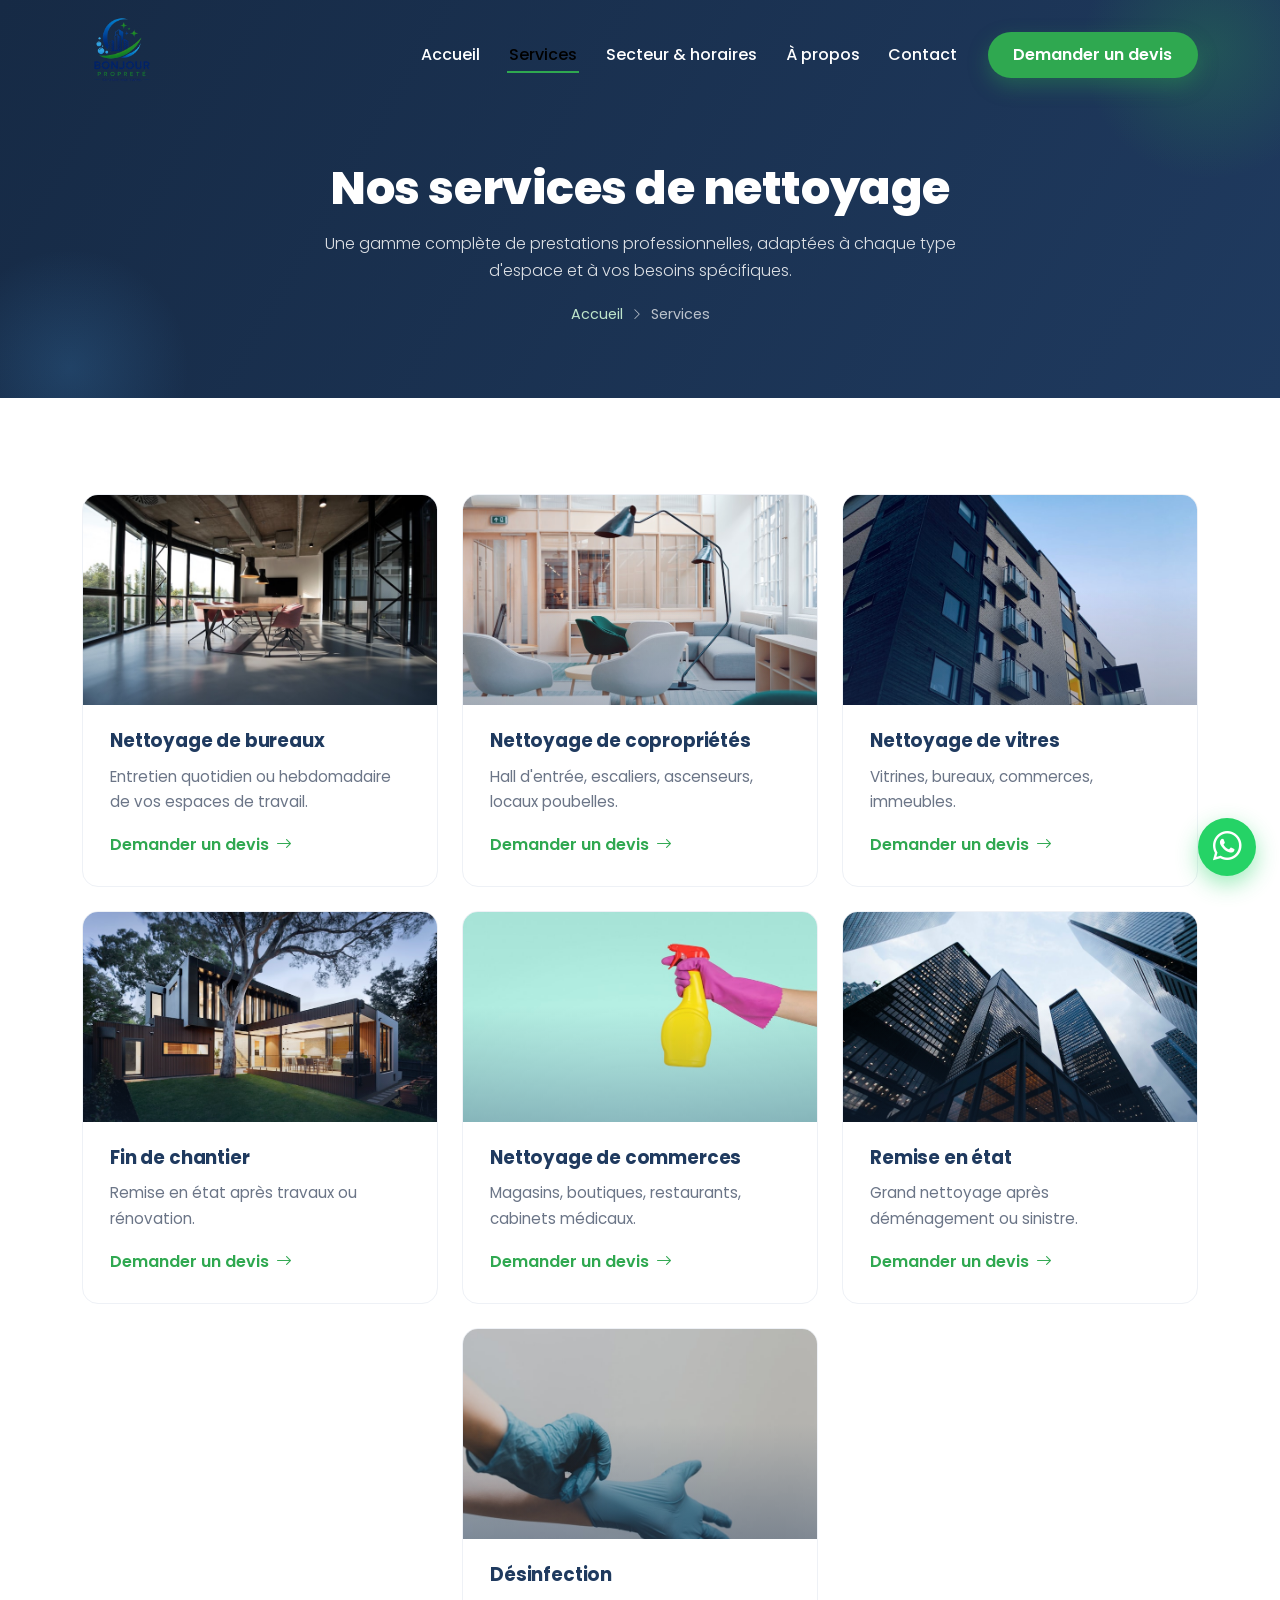
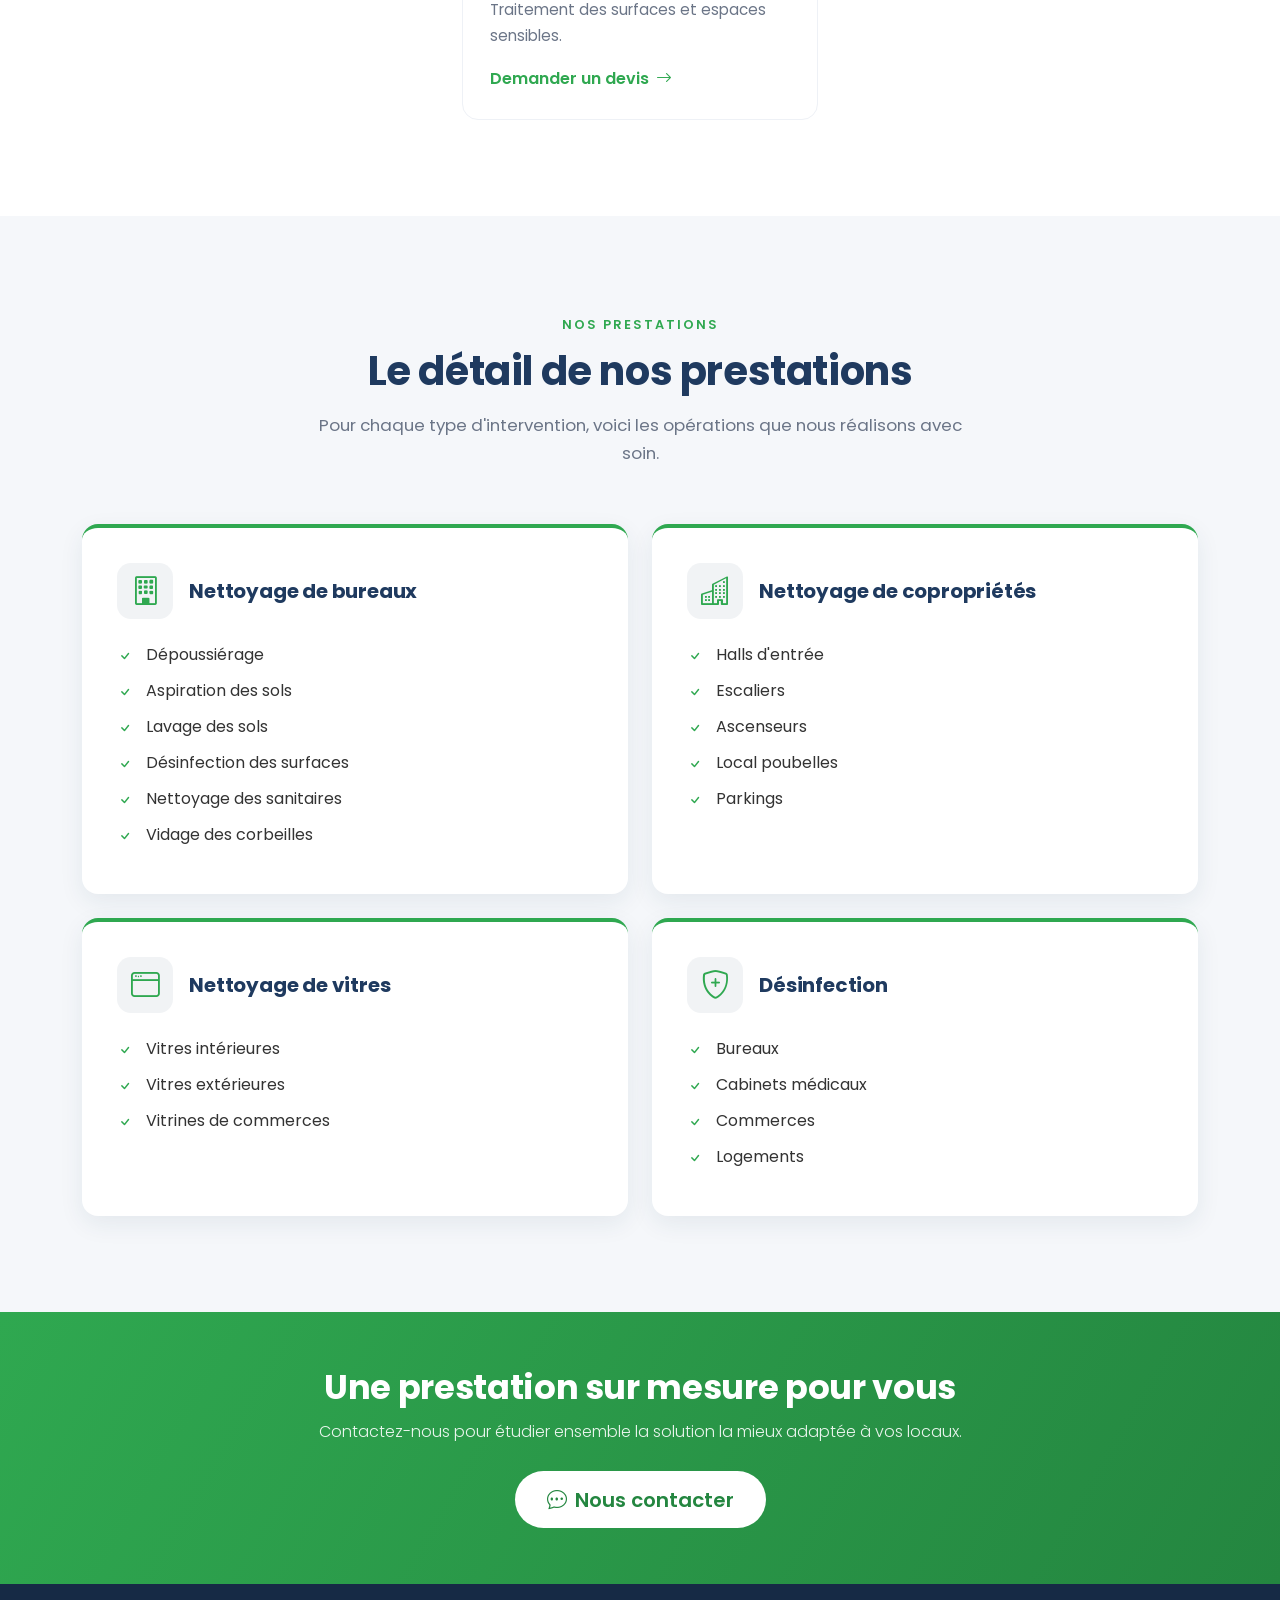
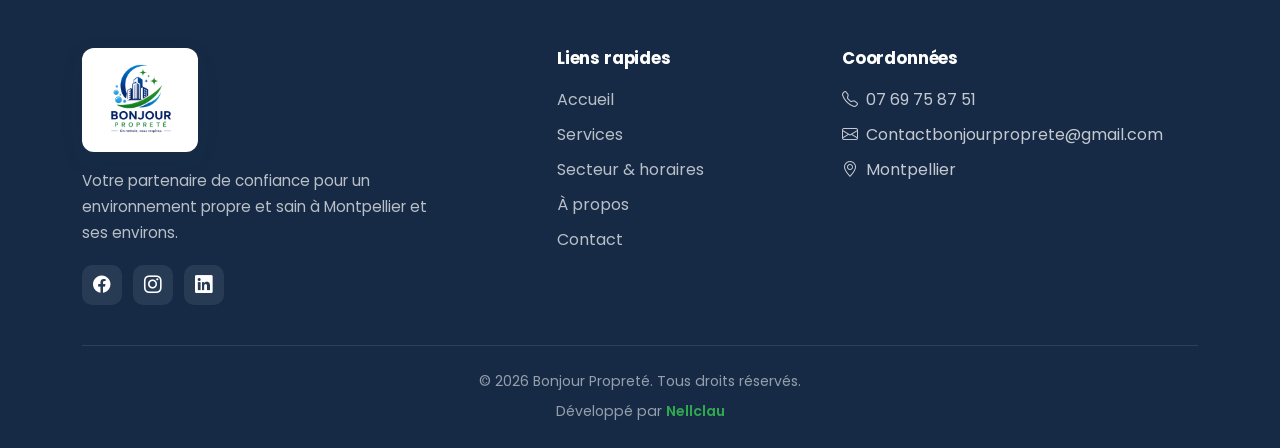
<file: services.html>
<!DOCTYPE html>
<html lang="fr">
<head>
    <meta charset="UTF-8">
    <meta name="viewport" content="width=device-width, initial-scale=1.0">

    <!-- SEO -->
    <title>Nos services de nettoyage | Bonjour Propreté Montpellier</title>
    <meta name="description" content="Découvrez les services de nettoyage de Bonjour Propreté à Montpellier : immeubles et copropriétés, bureaux, parties communes, vitres, désinfection, après travaux et maintenance sur mesure.">
    <meta name="author" content="Bonjour Propreté">
    <meta name="robots" content="index, follow">
    <link rel="canonical" href="https://www.bonjour-proprete.fr/services.html">

    <!-- Google Fonts : Poppins -->
    <link rel="preconnect" href="https://fonts.googleapis.com">
    <link rel="preconnect" href="https://fonts.gstatic.com" crossorigin>
    <link href="https://fonts.googleapis.com/css2?family=Poppins:wght@300;400;500;600;700;800&display=swap" rel="stylesheet">

    <!-- Bootstrap 5 CSS -->
    <link href="https://cdn.jsdelivr.net/npm/bootstrap@5.3.3/dist/css/bootstrap.min.css" rel="stylesheet">
    <!-- Bootstrap Icons -->
    <link rel="stylesheet" href="https://cdn.jsdelivr.net/npm/bootstrap-icons@1.11.3/font/bootstrap-icons.min.css">
    <!-- Styles personnalisés -->
    <link rel="stylesheet" href="css/style.css">
</head>
<body>

    <!-- ================= HEADER ================= -->
    <header>
        <nav class="navbar navbar-expand-lg fixed-top bp-navbar" id="mainNav">
            <div class="container">
                <a class="navbar-brand" href="index.html">
                    <span class="bp-logo-badge">
                        <img src="images/Bonjourpropete2-removebg-preview.png" alt="Bonjour Propreté - entreprise de nettoyage" class="bp-logo-img">
                    </span>
                </a>

                <button class="navbar-toggler" type="button" data-bs-toggle="collapse" data-bs-target="#navContent" aria-controls="navContent" aria-expanded="false" aria-label="Ouvrir le menu">
                    <span class="navbar-toggler-icon"></span>
                </button>

                <div class="collapse navbar-collapse" id="navContent">
                    <ul class="navbar-nav ms-auto align-items-lg-center">
                        <li class="nav-item"><a class="nav-link" href="index.html">Accueil</a></li>
                        <li class="nav-item"><a class="nav-link active" href="services.html">Services</a></li>
                        <li class="nav-item"><a class="nav-link" href="secteur.html">Secteur &amp; horaires</a></li>
                        <li class="nav-item"><a class="nav-link" href="apropos.html">À propos</a></li>
                        <li class="nav-item"><a class="nav-link" href="contact.html">Contact</a></li>
                        <li class="nav-item ms-lg-3 mt-2 mt-lg-0">
                            <a class="btn btn-bp-green" href="contact.html">Demander un devis</a>
                        </li>
                    </ul>
                </div>
            </div>
        </nav>
    </header>

    <!-- ================= BANNIÈRE DE PAGE ================= -->
    <section class="bp-page-hero">
        <div class="container">
            <h1>Nos services de nettoyage</h1>
            <p>Une gamme complète de prestations professionnelles, adaptées à chaque type d'espace et à vos besoins spécifiques.</p>
            <div class="bp-breadcrumb">
                <a href="index.html">Accueil</a> <i class="bi bi-chevron-right"></i> <span>Services</span>
            </div>
        </div>
    </section>

    <!-- ================= SERVICES ================= -->
    <section class="bp-section">
        <div class="container">
            <div class="row g-4">
                <div class="col-md-6 col-lg-4 reveal" data-reveal>
                    <article class="bp-service-card h-100">
                        <div class="bp-service-media">
                            <img src="images/services/bureaux.jpg" alt="Nettoyage de bureaux" loading="lazy">
                        </div>
                        <div class="bp-service-body">
                            <h3>Nettoyage de bureaux</h3>
                            <p>Entretien quotidien ou hebdomadaire de vos espaces de travail.</p>
                            <a href="contact.html" class="bp-service-link">Demander un devis <i class="bi bi-arrow-right"></i></a>
                        </div>
                    </article>
                </div>
                <div class="col-md-6 col-lg-4 reveal" data-reveal>
                    <article class="bp-service-card h-100">
                        <div class="bp-service-media">
                            <img src="images/services/communes.jpg" alt="Nettoyage de copropriétés" loading="lazy">
                        </div>
                        <div class="bp-service-body">
                            <h3>Nettoyage de copropriétés</h3>
                            <p>Hall d'entrée, escaliers, ascenseurs, locaux poubelles.</p>
                            <a href="contact.html" class="bp-service-link">Demander un devis <i class="bi bi-arrow-right"></i></a>
                        </div>
                    </article>
                </div>
                <div class="col-md-6 col-lg-4 reveal" data-reveal>
                    <article class="bp-service-card h-100">
                        <div class="bp-service-media">
                            <img src="images/services/vitres.jpg" alt="Nettoyage de vitres" loading="lazy">
                        </div>
                        <div class="bp-service-body">
                            <h3>Nettoyage de vitres</h3>
                            <p>Vitrines, bureaux, commerces, immeubles.</p>
                            <a href="contact.html" class="bp-service-link">Demander un devis <i class="bi bi-arrow-right"></i></a>
                        </div>
                    </article>
                </div>
                <div class="col-md-6 col-lg-4 reveal" data-reveal>
                    <article class="bp-service-card h-100">
                        <div class="bp-service-media">
                            <img src="images/services/travaux.jpg" alt="Nettoyage de fin de chantier" loading="lazy">
                        </div>
                        <div class="bp-service-body">
                            <h3>Fin de chantier</h3>
                            <p>Remise en état après travaux ou rénovation.</p>
                            <a href="contact.html" class="bp-service-link">Demander un devis <i class="bi bi-arrow-right"></i></a>
                        </div>
                    </article>
                </div>
                <div class="col-md-6 col-lg-4 reveal" data-reveal>
                    <article class="bp-service-card h-100">
                        <div class="bp-service-media">
                            <img src="images/services/maintenance.jpg" alt="Nettoyage de commerces" loading="lazy">
                        </div>
                        <div class="bp-service-body">
                            <h3>Nettoyage de commerces</h3>
                            <p>Magasins, boutiques, restaurants, cabinets médicaux.</p>
                            <a href="contact.html" class="bp-service-link">Demander un devis <i class="bi bi-arrow-right"></i></a>
                        </div>
                    </article>
                </div>
                <div class="col-md-6 col-lg-4 reveal" data-reveal>
                    <article class="bp-service-card h-100">
                        <div class="bp-service-media">
                            <img src="images/services/immeuble.jpg" alt="Remise en état" loading="lazy">
                        </div>
                        <div class="bp-service-body">
                            <h3>Remise en état</h3>
                            <p>Grand nettoyage après déménagement ou sinistre.</p>
                            <a href="contact.html" class="bp-service-link">Demander un devis <i class="bi bi-arrow-right"></i></a>
                        </div>
                    </article>
                </div>
                <div class="col-md-6 col-lg-4 offset-lg-4 reveal" data-reveal>
                    <article class="bp-service-card h-100">
                        <div class="bp-service-media">
                            <img src="images/services/desinfection.jpg" alt="Désinfection des surfaces et espaces sensibles" loading="lazy">
                        </div>
                        <div class="bp-service-body">
                            <h3>Désinfection</h3>
                            <p>Traitement des surfaces et espaces sensibles.</p>
                            <a href="contact.html" class="bp-service-link">Demander un devis <i class="bi bi-arrow-right"></i></a>
                        </div>
                    </article>
                </div>
            </div>
        </div>
    </section>

    <!-- ================= PRESTATIONS DÉTAILLÉES ================= -->
    <section class="bp-section bp-section-alt">
        <div class="container">
            <div class="text-center bp-section-head reveal" data-reveal>
                <span class="bp-eyebrow">Nos prestations</span>
                <h2 class="bp-section-title">Le détail de nos prestations</h2>
                <p class="bp-section-text mx-auto">
                    Pour chaque type d'intervention, voici les opérations que nous réalisons avec soin.
                </p>
            </div>

            <div class="row g-4">
                <div class="col-md-6 reveal" data-reveal>
                    <div class="bp-detail-card h-100">
                        <div class="bp-detail-head">
                            <i class="bi bi-building"></i>
                            <h3>Nettoyage de bureaux</h3>
                        </div>
                        <ul class="bp-detail-list">
                            <li>Dépoussiérage</li>
                            <li>Aspiration des sols</li>
                            <li>Lavage des sols</li>
                            <li>Désinfection des surfaces</li>
                            <li>Nettoyage des sanitaires</li>
                            <li>Vidage des corbeilles</li>
                        </ul>
                    </div>
                </div>
                <div class="col-md-6 reveal" data-reveal>
                    <div class="bp-detail-card h-100">
                        <div class="bp-detail-head">
                            <i class="bi bi-buildings"></i>
                            <h3>Nettoyage de copropriétés</h3>
                        </div>
                        <ul class="bp-detail-list">
                            <li>Halls d'entrée</li>
                            <li>Escaliers</li>
                            <li>Ascenseurs</li>
                            <li>Local poubelles</li>
                            <li>Parkings</li>
                        </ul>
                    </div>
                </div>
                <div class="col-md-6 reveal" data-reveal>
                    <div class="bp-detail-card h-100">
                        <div class="bp-detail-head">
                            <i class="bi bi-window"></i>
                            <h3>Nettoyage de vitres</h3>
                        </div>
                        <ul class="bp-detail-list">
                            <li>Vitres intérieures</li>
                            <li>Vitres extérieures</li>
                            <li>Vitrines de commerces</li>
                        </ul>
                    </div>
                </div>
                <div class="col-md-6 reveal" data-reveal>
                    <div class="bp-detail-card h-100">
                        <div class="bp-detail-head">
                            <i class="bi bi-shield-plus"></i>
                            <h3>Désinfection</h3>
                        </div>
                        <ul class="bp-detail-list">
                            <li>Bureaux</li>
                            <li>Cabinets médicaux</li>
                            <li>Commerces</li>
                            <li>Logements</li>
                        </ul>
                    </div>
                </div>
            </div>
        </div>
    </section>

    <!-- ================= BANDEAU CTA ================= -->
    <section class="bp-cta-band">
        <div class="container reveal" data-reveal>
            <h2>Une prestation sur mesure pour vous</h2>
            <p>Contactez-nous pour étudier ensemble la solution la mieux adaptée à vos locaux.</p>
            <a href="contact.html" class="btn btn-bp-white btn-lg">
                <i class="bi bi-chat-dots me-2"></i>Nous contacter
            </a>
        </div>
    </section>

    <!-- ================= FOOTER ================= -->
    <footer class="bp-footer">
        <div class="container">
            <div class="row g-4">
                <div class="col-lg-4">
                    <a class="navbar-brand d-inline-flex mb-3" href="index.html">
                        <span class="bp-logo-badge">
                            <img src="images/Bonjourpropete2-removebg-preview.png" alt="Bonjour Propreté" class="bp-logo-img">
                        </span>
                    </a>
                    <p class="bp-footer-text">
                        Votre partenaire de confiance pour un environnement propre et sain à Montpellier et ses environs.
                    </p>
                    <div class="bp-social">
                        <a href="#" aria-label="Facebook"><i class="bi bi-facebook"></i></a>
                        <a href="#" aria-label="Instagram"><i class="bi bi-instagram"></i></a>
                        <a href="#" aria-label="LinkedIn"><i class="bi bi-linkedin"></i></a>
                    </div>
                </div>
                <div class="col-6 col-lg-3 offset-lg-1">
                    <h4>Liens rapides</h4>
                    <ul class="bp-footer-links">
                        <li><a href="index.html">Accueil</a></li>
                        <li><a href="services.html">Services</a></li>
                        <li><a href="secteur.html">Secteur &amp; horaires</a></li>
                        <li><a href="apropos.html">À propos</a></li>
                        <li><a href="contact.html">Contact</a></li>
                    </ul>
                </div>
                <div class="col-6 col-lg-4">
                    <h4>Coordonnées</h4>
                    <ul class="bp-footer-contact">
                        <li><i class="bi bi-telephone me-2"></i>07 69 75 87 51</li>
                        <li><i class="bi bi-envelope me-2"></i>Contactbonjourproprete@gmail.com</li>
                        <li><i class="bi bi-geo-alt me-2"></i>Montpellier</li>
                    </ul>
                </div>
            </div>
            <div class="bp-footer-bottom">
                <p>© <span id="year"></span> Bonjour Propreté. Tous droits réservés.</p>
                <p class="bp-credit">Développé par <a href="https://github.com/Nellclau5" target="_blank" rel="noopener">Nellclau</a></p>
            </div>
        </div>
    </footer>

    <!-- Bouton WhatsApp flottant -->
    <a href="https://wa.me/33769758751" class="bp-whatsapp" target="_blank" rel="noopener" aria-label="Contactez-nous sur WhatsApp">
        <i class="bi bi-whatsapp"></i>
    </a>

    <script src="https://cdn.jsdelivr.net/npm/bootstrap@5.3.3/dist/js/bootstrap.bundle.min.js"></script>
    <script src="js/script.js"></script>
</body>
</html>
</file>
<file: css/style.css>
/* ===================================================================
   Bonjour Propreté — Styles personnalisés
   Palette (couleurs du logo) :
   Bleu marine #1F3A5F · Bleu clair #4BA3E8 · Blanc #FFFFFF
   Gris clair #F5F7FA · Vert #2FA850 · Texte #333333
   =================================================================== */

:root {
    --bp-navy: #1F3A5F;
    --bp-navy-dark: #162a45;
    --bp-white: #FFFFFF;
    --bp-light: #F5F7FA;
    --bp-green: #2FA850;
    --bp-green-dark: #248640;
    --bp-blue-light: #4BA3E8;
    --bp-text: #333333;
    --bp-muted: #6b7587;
    --bp-shadow: 0 18px 45px rgba(31, 58, 95, 0.12);
    --bp-shadow-soft: 0 8px 24px rgba(31, 58, 95, 0.08);
    --bp-radius: 16px;
}

* {
    scroll-behavior: smooth;
}

html {
    scroll-behavior: smooth;
    overflow-x: hidden;
    width: 100%;
}

body {
    font-family: 'Poppins', -apple-system, BlinkMacSystemFont, 'Segoe UI', sans-serif;
    color: var(--bp-text);
    background-color: var(--bp-white);
    overflow-x: hidden;
    width: 100%;
    max-width: 100%;
    position: relative;
    overflow-wrap: break-word;
}

h1, h2, h3, h4, h5, h6 {
    font-weight: 700;
    color: var(--bp-navy);
    letter-spacing: -0.01em;
}

p {
    line-height: 1.7;
    color: var(--bp-text);
}

section {
    scroll-margin-top: 100px;
}

/* ===================== BOUTONS ===================== */
.btn {
    font-weight: 600;
    border-radius: 50px;
    padding: 0.7rem 1.6rem;
    transition: all 0.3s ease;
    border: none;
}

.btn-lg {
    padding: 0.85rem 2rem;
}

.btn-bp-green {
    background-color: var(--bp-green);
    color: #fff;
    box-shadow: 0 8px 20px rgba(47, 168, 80, 0.35);
}

.btn-bp-green:hover {
    background-color: var(--bp-green-dark);
    color: #fff;
    transform: translateY(-2px);
    box-shadow: 0 12px 26px rgba(47, 168, 80, 0.45);
}

.btn-bp-navy {
    background-color: var(--bp-navy);
    color: #fff;
}

.btn-bp-navy:hover {
    background-color: var(--bp-navy-dark);
    color: #fff;
    transform: translateY(-2px);
}

.btn-bp-outline-light {
    background-color: transparent;
    color: #fff;
    border: 2px solid rgba(255, 255, 255, 0.7);
}

.btn-bp-outline-light:hover {
    background-color: #fff;
    color: var(--bp-navy);
    transform: translateY(-2px);
}

/* ===================== NAVBAR ===================== */
.bp-navbar {
    background-color: transparent;
    padding: 0.75rem 0;
    transition: all 0.35s ease;
}

.bp-navbar.scrolled {
    background-color: rgba(255, 255, 255, 0.97);
    box-shadow: var(--bp-shadow-soft);
    padding: 0.45rem 0;
    -webkit-backdrop-filter: blur(8px);
    backdrop-filter: blur(8px);
}

.navbar-brand {
    padding: 0;
}

.bp-logo-img {
    height: 78px;
    width: auto;
    display: block;
    transition: height 0.35s ease;
}

/* Logo transparent affiché directement (sans fond) */
.bp-logo-badge {
    display: inline-flex;
    background-color: transparent;
    padding: 0;
    transition: all 0.35s ease;
}

.bp-navbar.scrolled .bp-logo-img {
    height: 60px;
}

/* Logo du footer (sur fond bleu marine) : pastille blanche pour rester lisible */
.bp-footer .bp-logo-badge {
    background-color: #fff;
    border-radius: 12px;
    padding: 10px 16px;
    box-shadow: var(--bp-shadow-soft);
}

.bp-footer .bp-logo-img {
    height: 84px;
}

/* Liens nav clairs quand la navbar est transparente (au-dessus du hero) */
.bp-navbar .nav-link {
    color: #fff;
    font-weight: 500;
    margin: 0 0.4rem;
    position: relative;
    transition: color 0.25s ease;
}

.bp-navbar .nav-link::after {
    content: '';
    position: absolute;
    left: 0.4rem;
    bottom: 2px;
    width: 0;
    height: 2px;
    background-color: var(--bp-green);
    transition: width 0.3s ease;
}

.bp-navbar .nav-link:hover::after,
.bp-navbar .nav-link.active::after {
    width: calc(100% - 0.8rem);
}

.bp-navbar.scrolled .nav-link {
    color: var(--bp-navy);
}

.navbar-toggler {
    border: none;
    color: #fff;
    font-size: 1.4rem;
}

.navbar-toggler:focus {
    box-shadow: none;
}

.bp-navbar:not(.scrolled) .navbar-toggler-icon {
    filter: invert(1) brightness(2);
}

/* Menu mobile lisible */
@media (max-width: 991.98px) {
    .bp-navbar,
    .bp-navbar.scrolled {
        background-color: rgba(255, 255, 255, 0.98);
        -webkit-backdrop-filter: blur(8px);
        backdrop-filter: blur(8px);
    }
    .bp-navbar .nav-link {
        color: var(--bp-navy);
    }
    .bp-navbar:not(.scrolled) .navbar-toggler-icon,
    .bp-navbar.scrolled .navbar-toggler-icon {
        filter: none;
    }
    .navbar-toggler {
        color: var(--bp-navy);
    }
    .navbar-collapse {
        padding-top: 0.5rem;
    }
}

/* ===================== HERO ===================== */
.bp-hero {
    position: relative;
    min-height: 100vh;
    display: flex;
    align-items: center;
    background: linear-gradient(rgba(31, 58, 95, 0.05), rgba(31, 58, 95, 0.05)),
        url('../images/hero.jpg') center/cover no-repeat;
    color: #fff;
}

.bp-hero-overlay {
    position: absolute;
    inset: 0;
    background: linear-gradient(120deg, rgba(22, 42, 69, 0.92) 0%, rgba(31, 58, 95, 0.78) 45%, rgba(31, 58, 95, 0.45) 100%);
}

.bp-hero-content {
    position: relative;
    z-index: 2;
    padding-top: 6rem;
    padding-bottom: 4rem;
}

.bp-hero-badge {
    display: inline-flex;
    align-items: center;
    gap: 0.5rem;
    background-color: rgba(47, 168, 80, 0.18);
    border: 1px solid rgba(47, 168, 80, 0.5);
    color: #bfe6cb;
    padding: 0.45rem 1rem;
    border-radius: 50px;
    font-size: 0.85rem;
    font-weight: 500;
    margin-bottom: 1.5rem;
}

.bp-hero-title {
    color: #fff;
    font-size: clamp(2rem, 5vw, 3.4rem);
    font-weight: 800;
    line-height: 1.15;
    margin-bottom: 1.3rem;
}

.bp-hero-subtitle {
    font-size: clamp(1rem, 2vw, 1.2rem);
    color: rgba(255, 255, 255, 0.9);
    max-width: 640px;
    margin-bottom: 2.2rem;
    font-weight: 300;
}

.bp-hero-actions {
    display: flex;
    flex-wrap: wrap;
    gap: 1rem;
}

.bp-hero-scroll {
    position: absolute;
    bottom: 28px;
    left: 50%;
    transform: translateX(-50%);
    z-index: 2;
    color: rgba(255, 255, 255, 0.8);
    font-size: 1.6rem;
    animation: bpBounce 2s infinite;
    text-decoration: none;
}

@keyframes bpBounce {
    0%, 100% { transform: translate(-50%, 0); }
    50% { transform: translate(-50%, 10px); }
}

/* ===================== BANNIÈRE DE PAGE (sous-pages) ===================== */
.bp-page-hero {
    position: relative;
    background: linear-gradient(120deg, var(--bp-navy-dark) 0%, var(--bp-navy) 100%);
    color: #fff;
    padding: 10rem 0 4.5rem;
    text-align: center;
    overflow: hidden;
}

.bp-page-hero::before {
    content: '';
    position: absolute;
    top: -80px;
    right: -60px;
    width: 260px;
    height: 260px;
    background: radial-gradient(circle, rgba(47, 168, 80, 0.25), transparent 70%);
    border-radius: 50%;
}

.bp-page-hero::after {
    content: '';
    position: absolute;
    bottom: -90px;
    left: -50px;
    width: 240px;
    height: 240px;
    background: radial-gradient(circle, rgba(75, 163, 232, 0.18), transparent 70%);
    border-radius: 50%;
}

.bp-page-hero .container {
    position: relative;
    z-index: 2;
}

.bp-page-hero h1 {
    color: #fff;
    font-size: clamp(1.9rem, 4vw, 2.9rem);
    font-weight: 800;
    margin-bottom: 0.9rem;
}

.bp-page-hero p {
    color: rgba(255, 255, 255, 0.85);
    max-width: 640px;
    margin: 0 auto;
    font-weight: 300;
}

.bp-breadcrumb {
    display: inline-flex;
    align-items: center;
    gap: 0.5rem;
    margin-top: 1.2rem;
    font-size: 0.9rem;
    color: rgba(255, 255, 255, 0.7);
}

.bp-breadcrumb a {
    color: #bfe6cb;
    text-decoration: none;
    transition: color 0.25s ease;
}

.bp-breadcrumb a:hover {
    color: #fff;
}

.bp-breadcrumb i {
    font-size: 0.75rem;
}

/* Bandeau d'appel à l'action */
.bp-cta-band {
    background: linear-gradient(120deg, var(--bp-green) 0%, var(--bp-green-dark) 100%);
    color: #fff;
    padding: 3.5rem 0;
    text-align: center;
}

.bp-cta-band h2 {
    color: #fff;
    font-size: clamp(1.5rem, 3vw, 2.1rem);
    margin-bottom: 0.6rem;
}

.bp-cta-band p {
    color: rgba(255, 255, 255, 0.9);
    margin-bottom: 1.6rem;
    font-weight: 300;
}

.btn-bp-white {
    background-color: #fff;
    color: var(--bp-green-dark);
}

.btn-bp-white:hover {
    background-color: var(--bp-navy);
    color: #fff;
    transform: translateY(-2px);
}

/* ===================== SECTIONS GÉNÉRIQUES ===================== */
.bp-section {
    padding: 6rem 0;
}

.bp-section-alt {
    background-color: var(--bp-light);
}

.bp-section-head {
    margin-bottom: 3.5rem;
}

.bp-eyebrow {
    display: inline-block;
    text-transform: uppercase;
    letter-spacing: 2px;
    font-size: 0.8rem;
    font-weight: 600;
    color: var(--bp-green);
    margin-bottom: 0.75rem;
}

.bp-section-title {
    font-size: clamp(1.6rem, 3.5vw, 2.5rem);
    font-weight: 700;
    margin-bottom: 1rem;
}

.bp-section-text {
    color: var(--bp-muted);
    max-width: 680px;
    font-size: 1.05rem;
}

/* ===================== SERVICES ===================== */
.bp-service-card {
    display: flex;
    flex-direction: column;
    background-color: #fff;
    border: 1px solid #eef1f6;
    border-radius: var(--bp-radius);
    overflow: hidden;
    transition: transform 0.35s ease, box-shadow 0.35s ease, border-color 0.35s ease;
}

.bp-service-card:hover {
    transform: translateY(-8px);
    box-shadow: var(--bp-shadow);
    border-color: transparent;
}

.bp-service-media {
    position: relative;
    height: 210px;
    overflow: hidden;
}

.bp-service-media img {
    width: 100%;
    height: 100%;
    object-fit: cover;
    transition: transform 0.6s ease;
}

.bp-service-card:hover .bp-service-media img {
    transform: scale(1.08);
}

.bp-service-media::after {
    content: '';
    position: absolute;
    inset: 0;
    background: linear-gradient(to top, rgba(31, 58, 95, 0.35), transparent 55%);
}

.bp-service-body {
    display: flex;
    flex-direction: column;
    flex: 1 1 auto;
    padding: 1.6rem 1.7rem 1.8rem;
}

.bp-service-card h3 {
    font-size: 1.15rem;
    margin-bottom: 0.7rem;
}

.bp-service-card p {
    color: var(--bp-muted);
    font-size: 0.95rem;
    margin-bottom: 1.1rem;
}

.bp-service-link {
    margin-top: auto;
    align-self: flex-start;
    display: inline-flex;
    align-items: center;
    gap: 0.45rem;
    font-weight: 600;
    color: var(--bp-green);
    text-decoration: none;
    transition: gap 0.25s ease, color 0.25s ease;
}

.bp-service-link i {
    transition: transform 0.25s ease;
}

.bp-service-link:hover {
    color: var(--bp-green-dark);
}

.bp-service-link:hover i {
    transform: translateX(4px);
}

/* ===================== PRESTATIONS DÉTAILLÉES ===================== */
.bp-detail-card {
    background-color: #fff;
    border-radius: var(--bp-radius);
    padding: 2.2rem;
    box-shadow: var(--bp-shadow-soft);
    transition: transform 0.35s ease, box-shadow 0.35s ease;
    border-top: 4px solid var(--bp-green);
}

.bp-detail-card:hover {
    transform: translateY(-6px);
    box-shadow: var(--bp-shadow);
}

.bp-detail-freq {
    display: inline-flex;
    align-items: center;
    gap: 0.4rem;
    background-color: rgba(47, 168, 80, 0.12);
    color: var(--bp-green-dark);
    font-size: 0.78rem;
    font-weight: 600;
    padding: 0.35rem 0.8rem;
    border-radius: 50px;
    margin-bottom: 1.2rem;
}

.bp-detail-head {
    display: flex;
    align-items: center;
    gap: 1rem;
    margin-bottom: 1.5rem;
}

.bp-detail-head i {
    font-size: 1.8rem;
    color: var(--bp-green);
    background-color: rgba(31, 58, 95, 0.06);
    width: 56px;
    height: 56px;
    border-radius: 14px;
    display: flex;
    align-items: center;
    justify-content: center;
}

.bp-detail-head h3 {
    font-size: 1.25rem;
    margin: 0;
}

.bp-detail-list {
    list-style: none;
    padding: 0;
    margin: 0;
}

.bp-detail-list li {
    position: relative;
    padding-left: 1.8rem;
    margin-bottom: 0.75rem;
    color: var(--bp-text);
}

.bp-detail-list li::before {
    content: '\F26E';
    font-family: 'bootstrap-icons';
    position: absolute;
    left: 0;
    top: 1px;
    color: var(--bp-green);
    font-size: 1rem;
}

/* ===================== POURQUOI NOUS CHOISIR ===================== */
.bp-why-card {
    text-align: center;
    padding: 2rem 1.2rem;
    border-radius: var(--bp-radius);
    background-color: #fff;
    transition: transform 0.35s ease, box-shadow 0.35s ease;
}

.bp-why-card:hover {
    transform: translateY(-6px);
    box-shadow: var(--bp-shadow);
}

.bp-why-icon {
    width: 72px;
    height: 72px;
    margin: 0 auto 1.2rem;
    border-radius: 50%;
    display: flex;
    align-items: center;
    justify-content: center;
    font-size: 1.9rem;
    color: #fff;
    background: linear-gradient(135deg, var(--bp-navy), #2c4f7c);
    box-shadow: 0 10px 22px rgba(31, 58, 95, 0.25);
}

.bp-why-card h3 {
    font-size: 1.1rem;
    margin-bottom: 0.6rem;
}

.bp-why-card p {
    color: var(--bp-muted);
    font-size: 0.9rem;
    margin-bottom: 0;
}

/* ===================== À PROPOS ===================== */
.bp-about-img {
    position: relative;
    border-radius: 20px;
    overflow: hidden;
    box-shadow: var(--bp-shadow);
}

.bp-about-img img {
    width: 100%;
    height: 100%;
    object-fit: cover;
    display: block;
    border-radius: 20px;
}

.bp-about-img-badge {
    position: absolute;
    bottom: 22px;
    left: 22px;
    right: 22px;
    background-color: rgba(255, 255, 255, 0.97);
    border-radius: 14px;
    padding: 1rem 1.2rem;
    display: flex;
    align-items: center;
    gap: 0.9rem;
    box-shadow: var(--bp-shadow-soft);
}

.bp-about-img-badge i {
    font-size: 2rem;
    color: var(--bp-green);
}

.bp-about-img-badge strong {
    display: block;
    color: var(--bp-navy);
    font-size: 1rem;
}

.bp-about-img-badge span {
    font-size: 0.85rem;
    color: var(--bp-muted);
}

.bp-quote {
    border-left: 4px solid var(--bp-green);
    background-color: var(--bp-light);
    border-radius: 0 12px 12px 0;
    padding: 1rem 1.3rem;
    margin: 1.5rem 0;
    font-style: italic;
    font-weight: 500;
    color: var(--bp-navy);
}

.bp-about-points {
    list-style: none;
    padding: 0;
    margin: 1.5rem 0 2rem;
}

.bp-about-points li {
    margin-bottom: 0.8rem;
    font-weight: 500;
    color: var(--bp-text);
}

.bp-about-points i {
    color: var(--bp-green);
    margin-right: 0.6rem;
}

/* ===================== ENGAGEMENT QUALITÉ ===================== */
.bp-quality {
    background: linear-gradient(120deg, var(--bp-navy) 0%, var(--bp-navy-dark) 100%);
    color: #fff;
    padding: 5rem 0;
    position: relative;
    overflow: hidden;
}

.bp-quality::before {
    content: '';
    position: absolute;
    top: -60px;
    right: -60px;
    width: 240px;
    height: 240px;
    background: radial-gradient(circle, rgba(47, 168, 80, 0.25), transparent 70%);
    border-radius: 50%;
}

.bp-quality::after {
    content: '';
    position: absolute;
    bottom: -80px;
    left: -40px;
    width: 220px;
    height: 220px;
    background: radial-gradient(circle, rgba(47, 168, 80, 0.18), transparent 70%);
    border-radius: 50%;
}

.bp-quality-icon {
    display: inline-flex;
    align-items: center;
    justify-content: center;
    width: 80px;
    height: 80px;
    border-radius: 50%;
    background-color: rgba(47, 168, 80, 0.2);
    color: var(--bp-green);
    font-size: 2.2rem;
    margin-bottom: 1.5rem;
}

.bp-quality h2 {
    color: #fff;
    font-size: clamp(1.7rem, 4vw, 2.6rem);
    margin-bottom: 1.2rem;
    position: relative;
}

.bp-quality p {
    color: rgba(255, 255, 255, 0.88);
    font-size: 1.1rem;
    font-weight: 300;
    position: relative;
}

.bp-quality-tagline {
    margin-top: 1.6rem;
    margin-bottom: 0;
    font-size: 1.25rem !important;
    font-weight: 600 !important;
    color: #bfe6cb !important;
    font-style: italic;
}

/* ===================== CONTACT ===================== */
.bp-form {
    background-color: #fff;
    border-radius: var(--bp-radius);
    padding: 2.4rem;
    box-shadow: var(--bp-shadow-soft);
    border: 1px solid #eef1f6;
}

.bp-form .form-label {
    font-weight: 500;
    color: var(--bp-navy);
    margin-bottom: 0.4rem;
}

.bp-form .form-control,
.bp-form .form-select {
    border-radius: 10px;
    border: 1px solid #dde3ec;
    padding: 0.7rem 1rem;
    background-color: var(--bp-light);
    transition: all 0.25s ease;
}

.bp-form .form-control:focus,
.bp-form .form-select:focus {
    border-color: var(--bp-green);
    box-shadow: 0 0 0 0.2rem rgba(47, 168, 80, 0.18);
    background-color: #fff;
}

.bp-form-success {
    background-color: #e8f6ee;
    color: #1f7a44;
    border-radius: 10px;
    padding: 0.9rem 1.1rem;
    font-weight: 500;
}

.bp-contact-info {
    background: linear-gradient(135deg, var(--bp-navy), var(--bp-navy-dark));
    border-radius: var(--bp-radius);
    padding: 2.4rem;
    color: #fff;
}

.bp-contact-info h3 {
    color: #fff;
    margin-bottom: 0.4rem;
}

.bp-contact-intro {
    color: rgba(255, 255, 255, 0.75);
    margin-bottom: 1.8rem;
    font-size: 0.95rem;
}

.bp-contact-item {
    display: flex;
    align-items: center;
    gap: 1rem;
    color: #fff;
    text-decoration: none;
    padding: 0.9rem 0;
    border-bottom: 1px solid rgba(255, 255, 255, 0.12);
    transition: all 0.25s ease;
}

.bp-contact-item:hover {
    color: var(--bp-green);
    transform: translateX(4px);
}

.bp-contact-ico {
    flex-shrink: 0;
    width: 46px;
    height: 46px;
    border-radius: 12px;
    background-color: rgba(47, 168, 80, 0.2);
    color: var(--bp-green);
    display: flex;
    align-items: center;
    justify-content: center;
    font-size: 1.2rem;
}

.bp-contact-item strong {
    display: block;
    font-size: 0.8rem;
    text-transform: uppercase;
    letter-spacing: 1px;
    color: rgba(255, 255, 255, 0.6);
    font-weight: 500;
    margin-bottom: 2px;
}

.bp-contact-hours {
    margin-top: 1.6rem;
    padding: 0.9rem 1.1rem;
    background-color: rgba(47, 168, 80, 0.15);
    border-radius: 10px;
    font-size: 0.92rem;
    color: #bfe6cb;
}

/* ===================== FOOTER ===================== */
.bp-footer {
    background-color: var(--bp-navy-dark);
    color: rgba(255, 255, 255, 0.75);
    padding: 4rem 0 1.5rem;
}

.bp-footer h4 {
    color: #fff;
    font-size: 1.05rem;
    margin-bottom: 1.2rem;
}

.bp-footer-text {
    color: rgba(255, 255, 255, 0.7);
    font-size: 0.95rem;
}

.bp-footer-links,
.bp-footer-contact {
    list-style: none;
    padding: 0;
    margin: 0;
}

.bp-footer-links li,
.bp-footer-contact li {
    margin-bottom: 0.7rem;
}

.bp-footer-links a {
    color: rgba(255, 255, 255, 0.7);
    text-decoration: none;
    transition: color 0.25s ease, padding-left 0.25s ease;
}

.bp-footer-links a:hover {
    color: var(--bp-green);
    padding-left: 5px;
}

.bp-social {
    display: flex;
    gap: 0.7rem;
    margin-top: 1.2rem;
}

.bp-social a {
    width: 40px;
    height: 40px;
    border-radius: 10px;
    background-color: rgba(255, 255, 255, 0.08);
    color: #fff;
    display: flex;
    align-items: center;
    justify-content: center;
    font-size: 1.1rem;
    transition: all 0.25s ease;
}

.bp-social a:hover {
    background-color: var(--bp-green);
    color: #fff;
    transform: translateY(-3px);
}

.bp-footer-bottom {
    border-top: 1px solid rgba(255, 255, 255, 0.1);
    margin-top: 2.5rem;
    padding-top: 1.5rem;
    text-align: center;
}

.bp-footer-bottom p {
    margin: 0;
    font-size: 0.88rem;
    color: rgba(255, 255, 255, 0.55);
}

.bp-credit {
    margin-top: 0.4rem !important;
}

.bp-credit a {
    color: var(--bp-green);
    text-decoration: none;
    font-weight: 600;
    transition: color 0.25s ease;
}

.bp-credit a:hover {
    color: var(--bp-blue-light);
    text-decoration: underline;
}

/* ===================== WHATSAPP FLOTTANT ===================== */
.bp-whatsapp {
    position: fixed;
    bottom: 24px;
    right: 24px;
    width: 58px;
    height: 58px;
    border-radius: 50%;
    background-color: #25D366;
    color: #fff;
    display: flex;
    align-items: center;
    justify-content: center;
    font-size: 1.8rem;
    z-index: 1030;
    box-shadow: 0 8px 22px rgba(37, 211, 102, 0.45);
    transition: transform 0.3s ease;
    animation: bpPulse 2.2s infinite;
}

.bp-whatsapp:hover {
    color: #fff;
    transform: scale(1.1);
}

@keyframes bpPulse {
    0% { box-shadow: 0 0 0 0 rgba(37, 211, 102, 0.5); }
    70% { box-shadow: 0 0 0 16px rgba(37, 211, 102, 0); }
    100% { box-shadow: 0 0 0 0 rgba(37, 211, 102, 0); }
}

/* ===================== ANIMATIONS AU DÉFILEMENT ===================== */
.reveal {
    opacity: 0;
    transform: translateY(35px);
    transition: opacity 0.7s ease, transform 0.7s ease;
}

.reveal.is-visible {
    opacity: 1;
    transform: translateY(0);
}

@media (prefers-reduced-motion: reduce) {
    .reveal {
        opacity: 1;
        transform: none;
        transition: none;
    }
    .bp-hero-scroll,
    .bp-whatsapp {
        animation: none;
    }
}

/* ===================== RESPONSIVE ===================== */

/* Évite tout débordement horizontal et garde les médias fluides */
img,
video,
svg {
    max-width: 100%;
    height: auto;
}

/* Grands écrans / petits laptops */
@media (max-width: 1199.98px) {
    .bp-section {
        padding: 5rem 0;
    }
    .bp-hero-title {
        font-size: clamp(2rem, 4.6vw, 3rem);
    }
}

/* Tablettes (paysage) et petits écrans */
@media (max-width: 991.98px) {
    .bp-section {
        padding: 4rem 0;
    }
    .bp-hero {
        min-height: 88vh;
        text-align: center;
    }
    .bp-hero-content {
        padding-top: 7rem;
    }
    .bp-hero-actions {
        justify-content: center;
    }
    .bp-hero-subtitle {
        margin-left: auto;
        margin-right: auto;
    }
    /* Logo : tailles fixes (la navbar est blanche en mode menu mobile) */
    .bp-logo-img,
    .bp-navbar.scrolled .bp-logo-img {
        height: 64px;
    }
    /* Menu déroulant : fond carte lisible */
    .navbar-collapse {
        background-color: #fff;
        border-radius: 14px;
        padding: 0.5rem 1rem 1rem;
        margin-top: 0.5rem;
        box-shadow: var(--bp-shadow-soft);
    }
    .bp-navbar .nav-link {
        margin: 0;
        padding: 0.6rem 0.4rem;
    }
    .bp-navbar .nav-link::after {
        display: none;
    }
    .bp-section-head {
        margin-bottom: 2.5rem;
    }
    .bp-quality {
        padding: 4rem 0;
    }
}

/* Tablettes (portrait) et grands téléphones */
@media (max-width: 767.98px) {
    .bp-hero {
        min-height: 0;
        padding-top: 5rem;
        padding-bottom: 3.5rem;
    }
    .bp-about-img {
        margin-bottom: 2rem;
    }
    .bp-about-img-badge {
        position: static;
        margin-top: -2px;
        border-radius: 0 0 18px 18px;
    }
    .bp-footer {
        text-align: center;
    }
    .bp-footer .navbar-brand {
        justify-content: center;
        display: flex;
    }
    .bp-social {
        justify-content: center;
    }
    .bp-footer-bottom {
        margin-top: 1.5rem;
    }
}

/* Téléphones */
@media (max-width: 575.98px) {
    .bp-section {
        padding: 3rem 0;
    }
    .container {
        padding-left: 1.25rem;
        padding-right: 1.25rem;
    }
    .bp-form,
    .bp-contact-info {
        padding: 1.5rem;
    }
    .bp-service-card,
    .bp-detail-card {
        padding: 1.6rem;
    }
    .btn-lg {
        width: 100%;
    }
    .bp-hero-actions {
        flex-direction: column;
    }
    .bp-hero-badge {
        font-size: 0.78rem;
    }
    .bp-logo-img,
    .bp-navbar.scrolled .bp-logo-img {
        height: 56px;
    }
    .bp-footer .bp-logo-img {
        height: 72px;
    }
    .bp-why-card {
        padding: 1.5rem 0.9rem;
    }
    .bp-why-icon {
        width: 60px;
        height: 60px;
        font-size: 1.6rem;
    }
    .bp-whatsapp {
        width: 52px;
        height: 52px;
        font-size: 1.6rem;
        bottom: 18px;
        right: 18px;
    }
}

/* Très petits téléphones */
@media (max-width: 374.98px) {
    .bp-logo-img,
    .bp-navbar.scrolled .bp-logo-img {
        height: 48px;
    }
    .bp-detail-head {
        flex-direction: column;
        align-items: flex-start;
        gap: 0.6rem;
    }
    .bp-why-card h3 {
        font-size: 1rem;
    }
}

/* ===================== POINTS FORTS DU HERO ===================== */
.bp-hero-features {
    list-style: none;
    padding: 0;
    margin: 0 0 2.2rem;
    display: flex;
    flex-wrap: wrap;
    gap: 0.6rem 1.8rem;
}

.bp-hero-features li {
    display: flex;
    align-items: center;
    gap: 0.55rem;
    color: rgba(255, 255, 255, 0.95);
    font-weight: 500;
    font-size: clamp(0.92rem, 1.6vw, 1.02rem);
}

.bp-hero-features i {
    color: var(--bp-green);
    font-size: 1.15rem;
}

/* ===================== SECTEUR D'INTERVENTION ===================== */
.bp-zone-grid {
    list-style: none;
    padding: 0;
    margin: 0;
    display: grid;
    grid-template-columns: repeat(auto-fill, minmax(200px, 1fr));
    gap: 1rem;
}

.bp-zone-item {
    display: flex;
    align-items: center;
    gap: 0.7rem;
    background-color: #fff;
    border-radius: 12px;
    padding: 1rem 1.2rem;
    box-shadow: var(--bp-shadow-soft);
    font-weight: 500;
    color: var(--bp-navy);
    transition: transform 0.3s ease, box-shadow 0.3s ease;
}

.bp-zone-item:hover {
    transform: translateY(-4px);
    box-shadow: var(--bp-shadow);
}

.bp-zone-item i {
    color: var(--bp-green);
    font-size: 1.2rem;
}

.bp-zone-note {
    margin-top: 1.5rem;
    color: var(--bp-muted);
    font-style: italic;
}

/* ===================== HORAIRES ===================== */
.bp-hours-card {
    background-color: #fff;
    border-radius: var(--bp-radius);
    padding: 2rem 2.2rem;
    box-shadow: var(--bp-shadow-soft);
    border-top: 4px solid var(--bp-green);
}

.bp-hours-list {
    list-style: none;
    padding: 0;
    margin: 0;
}

.bp-hours-list li {
    display: flex;
    justify-content: space-between;
    align-items: center;
    padding: 0.85rem 0;
    border-bottom: 1px solid rgba(31, 58, 95, 0.08);
}

.bp-hours-list li:last-child {
    border-bottom: none;
}

.bp-hours-list .bp-day {
    font-weight: 600;
    color: var(--bp-navy);
}

.bp-hours-list .bp-time {
    color: var(--bp-muted);
    font-weight: 500;
}

.bp-hours-list .bp-closed {
    color: #c0392b;
    font-weight: 600;
}

.bp-interventions {
    list-style: none;
    padding: 0;
    margin: 1.5rem 0 0;
}

.bp-interventions li {
    position: relative;
    padding-left: 1.9rem;
    margin-bottom: 0.85rem;
    color: var(--bp-text);
    font-weight: 500;
}

.bp-interventions li::before {
    content: '\F26A';
    font-family: 'bootstrap-icons';
    position: absolute;
    left: 0;
    top: 0;
    color: var(--bp-green);
    font-size: 1.1rem;
}
</file>
